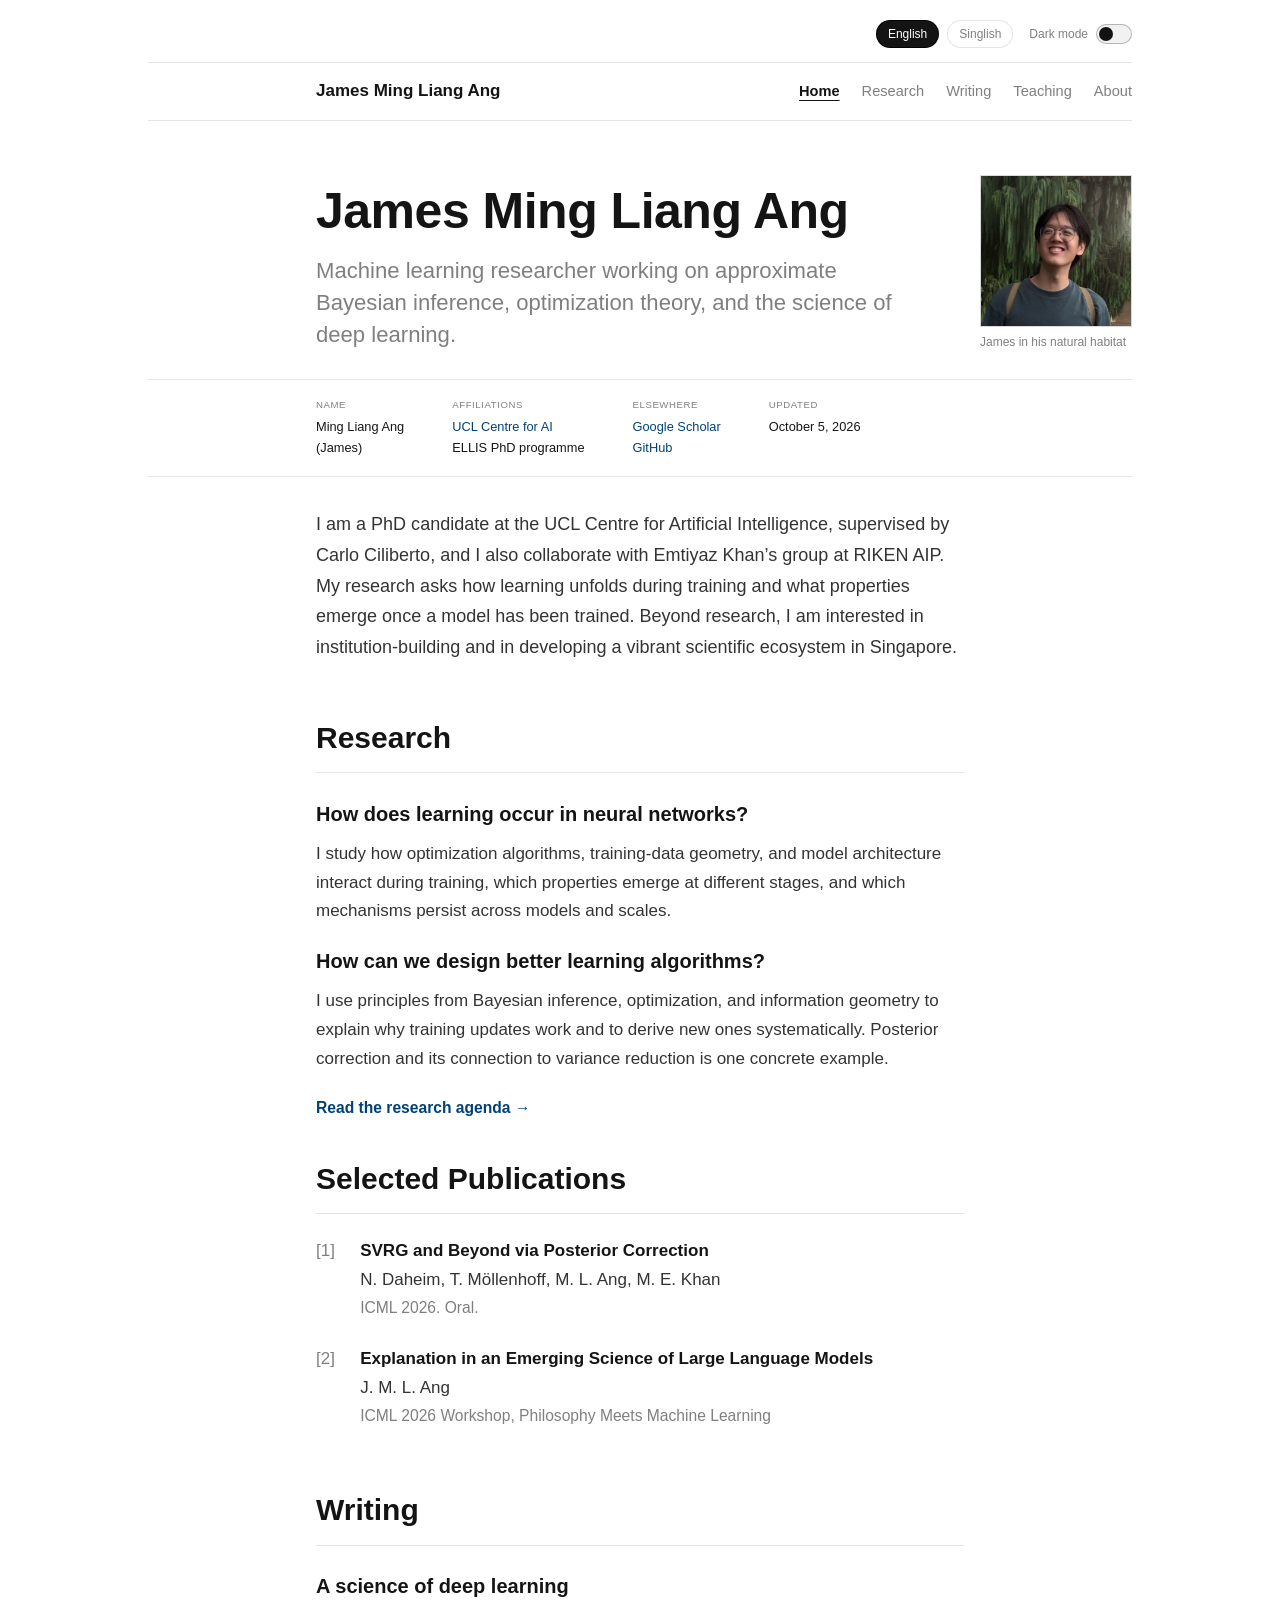
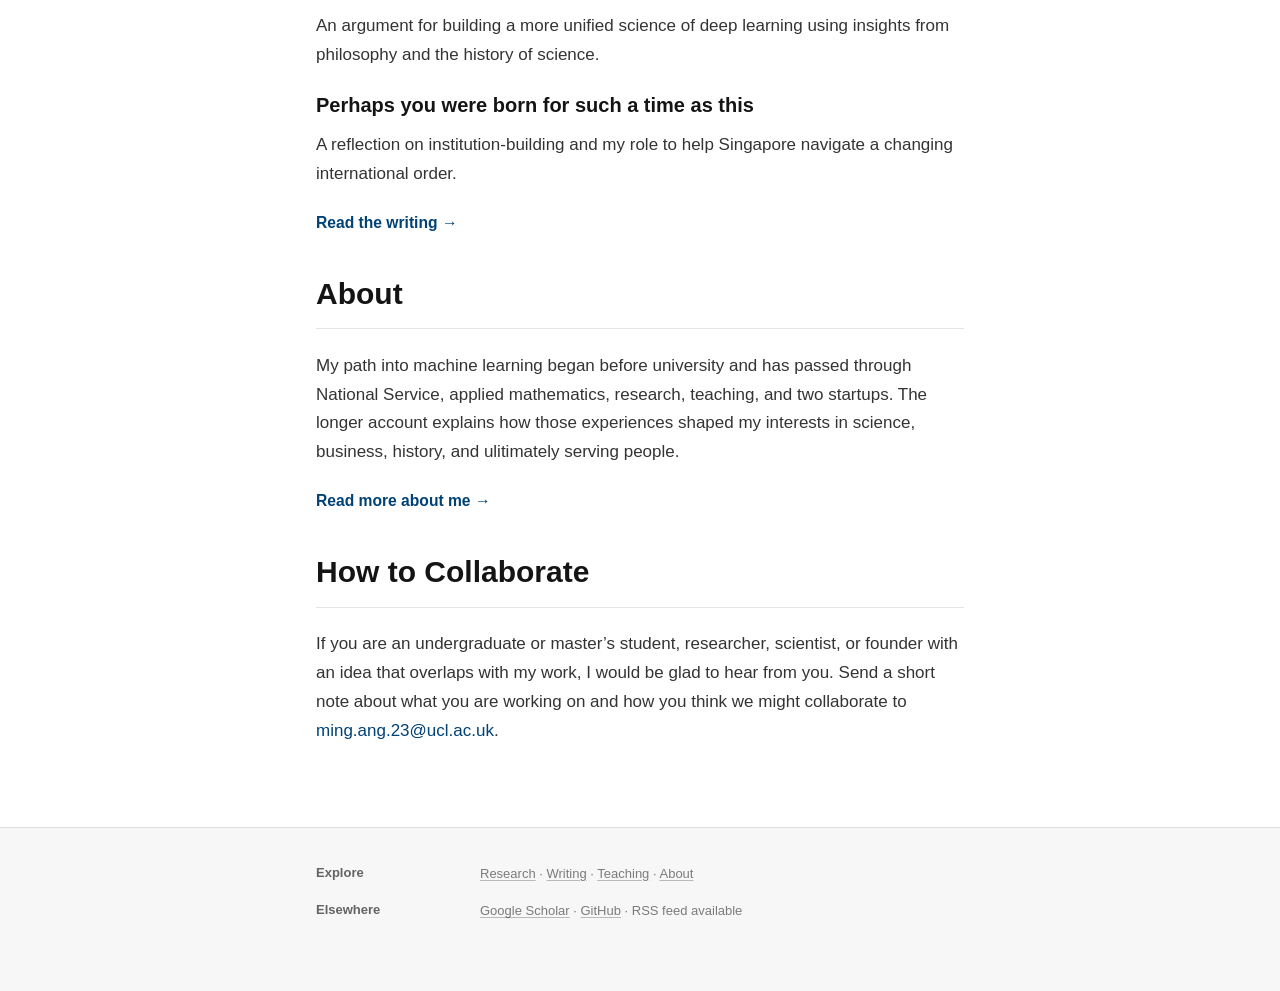
<file: index.html>
<!doctype html>
<html lang="en">
<head>
<!-- Google tag (gtag.js) -->
<script async src="https://www.googletagmanager.com/gtag/js?id=G-65WXKTLNBW"></script>
<script>
  window.dataLayer = window.dataLayer || [];
  function gtag(){dataLayer.push(arguments);}
  gtag('js', new Date());

  gtag('config', 'G-65WXKTLNBW');
</script>
<meta charset="utf-8">
<meta name="viewport" content="width=device-width, initial-scale=1">
<meta name="description" content="James Ming Liang Ang, machine learning researcher at UCL.">
<title>James Ming Liang Ang</title>
<link rel="alternate" type="application/rss+xml" title="Blog RSS" href="blogs/rss.xml">
<link rel="icon" href="assets/favicon.svg" type="image/svg+xml">
<script>try { if (localStorage.getItem("theme") === "dark") document.documentElement.dataset.theme = "dark"; } catch {}</script>
<link rel="preconnect" href="https://fonts.googleapis.com">
<link rel="preconnect" href="https://fonts.gstatic.com" crossorigin>
<link rel="stylesheet" href="https://fonts.googleapis.com/css2?family=STIX+Two+Text:ital@0;1&display=swap">
<link rel="stylesheet" href="assets/site.css">
</head>
<body>
<div class="wrap">
  <div class="page">
    <div class="top-controls">
      <div class="language-switch" role="group" aria-label="Page language style">
        <button type="button" data-language="english" aria-pressed="true">English</button>
        <button type="button" data-language="singlish" aria-pressed="false">Singlish</button>
      </div>
      <label class="theme-switch"><span>Dark mode</span><input class="theme-toggle" type="checkbox" role="switch"><span class="theme-track" aria-hidden="true"><span class="theme-knob"></span></span></label>
    </div>

    <nav class="site-nav" aria-label="Primary navigation">
      <a class="home-link" href="index.html">James Ming Liang Ang</a>
      <ul>
        <li><a href="index.html" aria-current="page">Home</a></li>
        <li><a href="research.html" data-english="Research" data-singlish="Die die must try">Research</a></li>
        <li><a href="writing.html" data-english="Writing" data-singlish="Le kua simi?">Writing</a></li>
        <li><a href="teaching.html" data-english="Teaching" data-singlish="Cher">Teaching</a></li>
        <li><a href="about.html" data-english="About" data-singlish="For kaypoh people">About</a></li>
      </ul>
    </nav>

    <header class="title-block">
      <div class="title-text">
        <h1>James Ming Liang Ang</h1>
        <p class="description">Machine learning researcher working on approximate Bayesian inference, optimization theory, and the science of deep learning.</p>
      </div>
      <figure class="portrait">
        <div class="frame"><img src="assets/images/portrait.jpeg" alt="Portrait of James Ming Liang Ang"><span class="initials" aria-hidden="true">MLA</span></div>
        <figcaption>James in his natural habitat</figcaption>
      </figure>
    </header>

    <div class="byline">
      <div class="byline-grid">
        <div><h3>Name</h3><p>Ming Liang Ang<br>(James)</p></div>
        <div><h3>Affiliations</h3><p><a href="https://www.ucl.ac.uk/ai-centre/">UCL Centre for AI</a><br>ELLIS PhD programme</p></div>
        <div><h3>Elsewhere</h3><p><a href="https://scholar.google.com/citations?user=hepV8W8AAAAJ&amp;hl=en">Google Scholar</a><br><a href="https://github.com/MLdoesML">GitHub</a></p></div>
        <div><h3>Updated</h3><p>October 5, 2026</p></div>
      </div>
    </div>
  </div>

  <article>
    <div class="row">
      <p class="lead">I am a PhD candidate at the UCL Centre for Artificial Intelligence, supervised by Carlo Ciliberto, and I also collaborate with Emtiyaz Khan’s group at RIKEN AIP. My research asks how learning unfolds during training and what properties emerge once a model has been trained. Beyond research, I am interested in institution-building and in developing a vibrant scientific ecosystem in Singapore.</p>
    </div>

    <div class="row sec"><h2 data-english="Research" data-singlish="Die die must try">Research</h2></div>
    <div class="row">
      <h3>How does learning occur in neural networks?</h3>
      <p>I study how optimization algorithms, training-data geometry, and model architecture interact during training, which properties emerge at different stages, and which mechanisms persist across models and scales.</p>
      <h3>How can we design better learning algorithms?</h3>
      <p>I use principles from Bayesian inference, optimization, and information geometry to explain why training updates work and to derive new ones systematically. Posterior correction and its connection to variance reduction is one concrete example.</p>
      <a class="more-link" href="research.html">Read the research agenda →</a>
    </div>

    <div class="row sec"><h2 data-english="Selected Publications" data-singlish="Chop chop curry pop">Selected Publications</h2></div>
    <div class="row">
      <ol class="refs">
        <li><span class="t"><a href="https://arxiv.org/abs/2512.01930">SVRG and Beyond via Posterior Correction</a></span><span class="a">N. Daheim, T. Möllenhoff, M. L. Ang, M. E. Khan</span><span class="v">ICML 2026. Oral.</span></li>
        <li><span class="t"><a href="https://icml.cc/virtual/2026/77493">Explanation in an Emerging Science of Large Language Models</a></span><span class="a">J. M. L. Ang</span><span class="v">ICML 2026 Workshop, Philosophy Meets Machine Learning</span></li>
      </ol>
    </div>

    <div class="row sec"><h2 data-english="Writing" data-singlish="Le kua simi?">Writing</h2></div>
    <div class="row">
      <h3>A science of deep learning</h3>
      <p>An argument for building a more unified science of deep learning using insights from philosophy and the history of science.</p>
      <h3 data-english="Perhaps you were born for such a time as this" data-singlish="Liddat oso can!?">Perhaps you were born for such a time as this</h3>
      <p>A reflection on institution-building and my role to help Singapore navigate a changing international order.</p>
      <a class="more-link" href="writing.html">Read the writing →</a>
    </div>

    <div class="row sec"><h2 data-english="About" data-singlish="For kaypoh people">About</h2></div>
    <div class="row">
      <p>My path into machine learning began before university and has passed through National Service, applied mathematics, research, teaching, and two startups. The longer account explains how those experiences shaped my interests in science, business, history, and ulitimately serving people.</p>
      <a class="more-link" href="about.html">Read more about me →</a>
    </div>

    <div class="row sec"><h2 data-english="How to Collaborate" data-singlish="How to become my kaki">How to Collaborate</h2></div>
    <div class="row">
      <p>If you are an undergraduate or master’s student, researcher, scientist, or founder with an idea that overlaps with my work, I would be glad to hear from you. Send a short note about what you are working on and how you think we might collaborate to <a href="mailto:ming.ang.23@ucl.ac.uk">ming.ang.23@ucl.ac.uk</a>.</p>
    </div>
  </article>
</div>

<footer class="appendix"><div class="wrap"><div class="row"><div><h3>Explore</h3><p><a href="research.html">Research</a> · <a href="writing.html">Writing</a> · <a href="teaching.html">Teaching</a> · <a href="about.html">About</a></p><h3>Elsewhere</h3><p><a href="https://scholar.google.com/citations?user=hepV8W8AAAAJ&amp;hl=en">Google Scholar</a> · <a href="https://github.com/MLdoesML">GitHub</a> · RSS feed available</p></div></div></div></footer>
<script src="assets/site.js"></script>
</body>
</html>
</file>
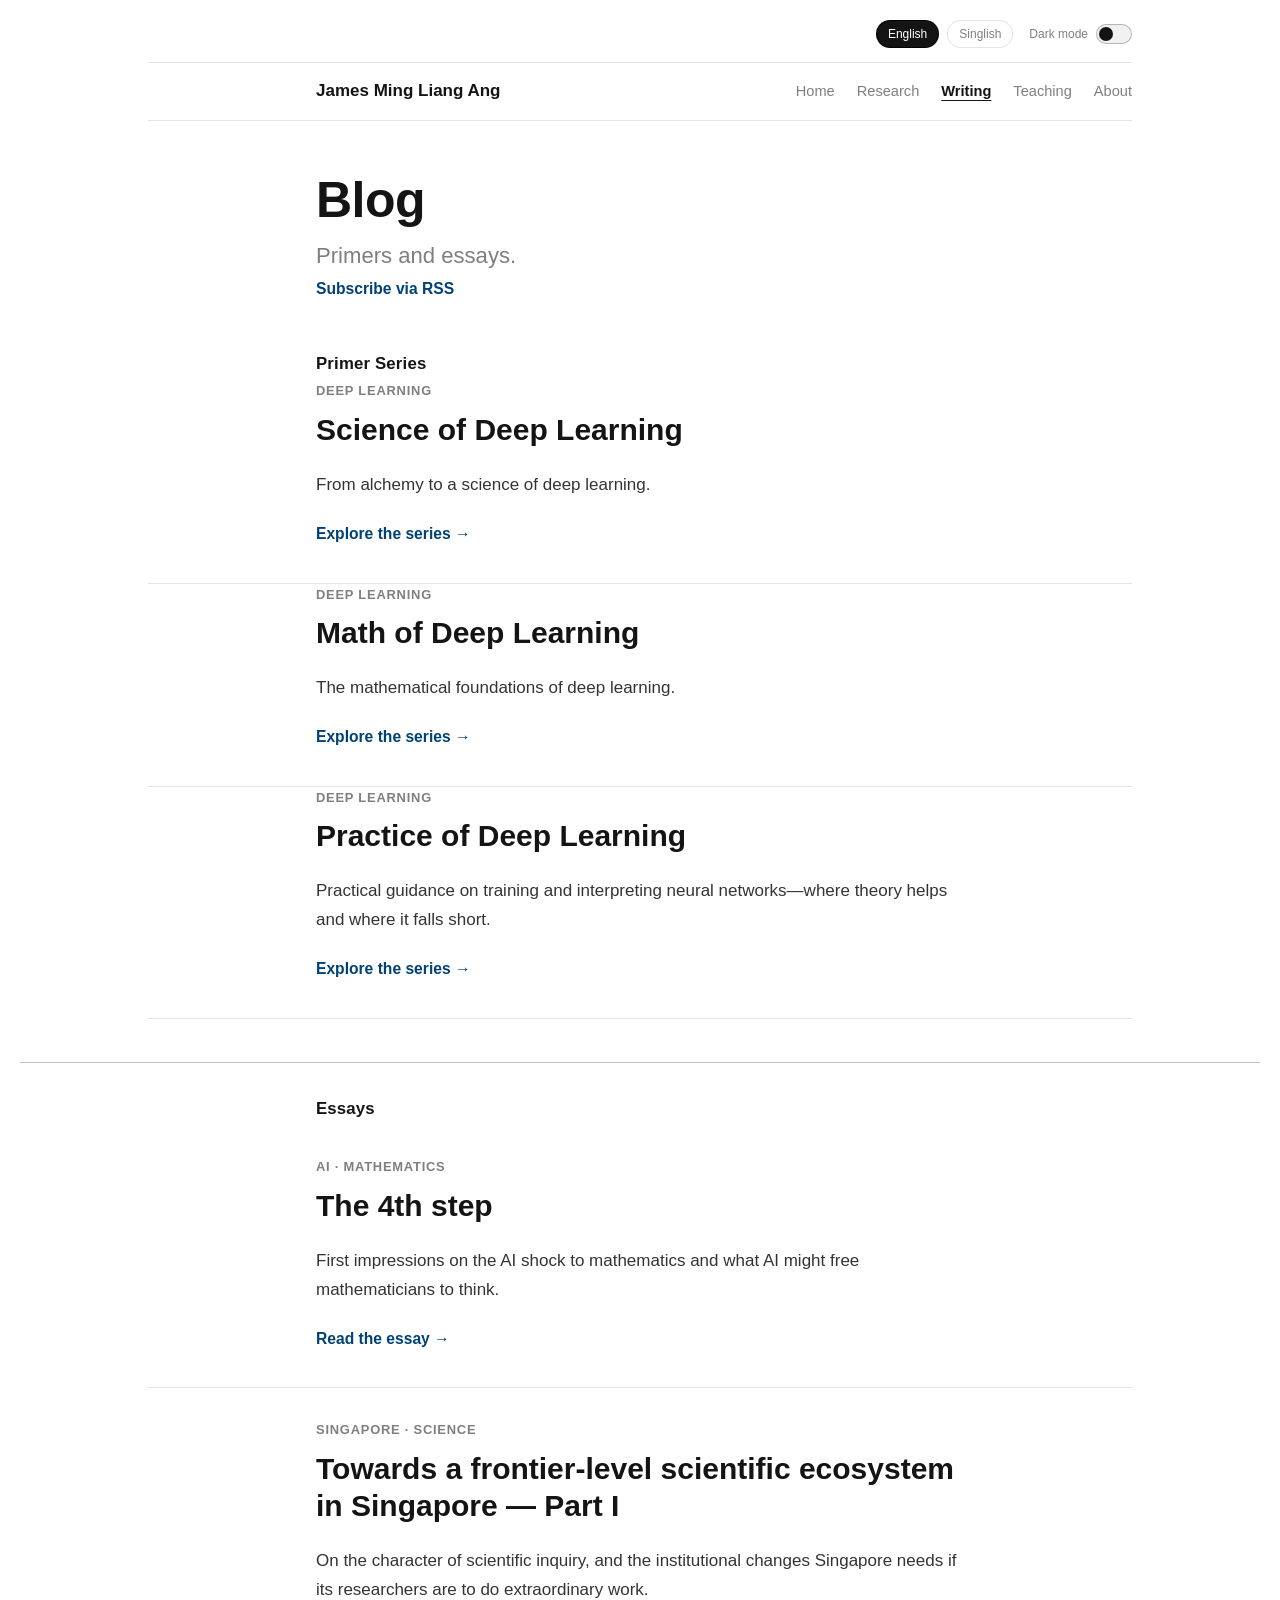
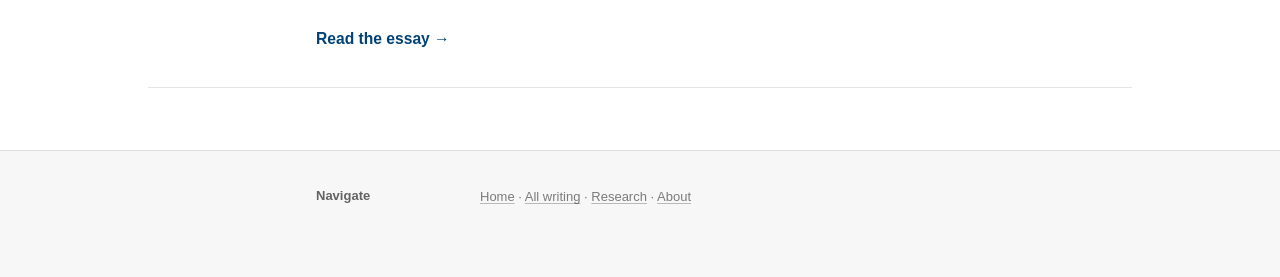
<file: blogs/index.html>
<!doctype html>
<html lang="en">
<head>
<!-- Google tag (gtag.js) -->
<script async src="https://www.googletagmanager.com/gtag/js?id=G-65WXKTLNBW"></script>
<script>
  window.dataLayer = window.dataLayer || [];
  function gtag(){dataLayer.push(arguments);}
  gtag('js', new Date());

  gtag('config', 'G-65WXKTLNBW');
</script>
<meta charset="utf-8">
<meta name="viewport" content="width=device-width, initial-scale=1">
<meta name="description" content="Primers and essays by James Ming Liang Ang.">
<link rel="canonical" href="https://jamesmldoesml.github.io/blogs/">
<link rel="alternate" type="application/rss+xml" title="Blog RSS" href="rss.xml">
<title>Blog · James Ming Liang Ang</title>
<link rel="icon" href="../assets/favicon.svg" type="image/svg+xml">
<script>try { if (localStorage.getItem("theme") === "dark") document.documentElement.dataset.theme = "dark"; } catch {}</script>
<link rel="preconnect" href="https://fonts.googleapis.com">
<link rel="preconnect" href="https://fonts.gstatic.com" crossorigin>
<link rel="stylesheet" href="https://fonts.googleapis.com/css2?family=STIX+Two+Text:ital@0;1&amp;display=swap">
<link rel="stylesheet" href="../assets/site.css">
</head>
<body>
<div class="wrap">
  <div class="page">
    <div class="top-controls">
      <div class="language-switch" role="group" aria-label="Page language style">
        <button type="button" data-language="english" aria-pressed="true">English</button>
        <button type="button" data-language="singlish" aria-pressed="false">Singlish</button>
      </div>
      <label class="theme-switch"><span>Dark mode</span><input class="theme-toggle" type="checkbox" role="switch"><span class="theme-track" aria-hidden="true"><span class="theme-knob"></span></span></label>
    </div>
    <nav class="site-nav" aria-label="Primary navigation">
      <a class="home-link" href="../index.html">James Ming Liang Ang</a>
      <ul>
        <li><a href="../index.html">Home</a></li>
        <li><a href="../research.html" data-english="Research" data-singlish="Die die must try">Research</a></li>
        <li><a href="../writing.html" aria-current="page" data-english="Writing" data-singlish="Le kua simi?">Writing</a></li>
        <li><a href="../teaching.html" data-english="Teaching" data-singlish="Cher">Teaching</a></li>
        <li><a href="../about.html" data-english="About" data-singlish="For kaypoh people">About</a></li>
      </ul>
    </nav>
    <header class="subpage-title"><h1>Blog</h1><p class="description">Primers and essays.</p><a class="more-link" href="rss.xml">Subscribe via RSS</a></header>
  </div>
  <main class="writing-page">
    <section class="writing-section" aria-labelledby="primer-series-heading">
      <div class="row section-heading"><h2 id="primer-series-heading">Primer Series</h2></div>
      <div class="row writing-index-item">
        <p class="essay-meta" data-series="science" data-field="category">Deep Learning</p>
        <h2><a class="essay-link" data-local-index href="science-of-machine-learning-primer-series/" data-series="science" data-field="title">Science of Deep Learning</a></h2>
        <p data-series="science" data-field="tagline">From alchemy to a science of deep learning.</p>
        <a class="more-link" data-local-index href="science-of-machine-learning-primer-series/">Explore the series →</a>
      </div>

      <div class="row writing-index-item">
        <p class="essay-meta" data-series="math" data-field="category">Deep Learning</p>
        <h2 id="math-of-machine-learning"><a class="essay-link" data-local-index href="math-of-machine-learning-primer-series/" data-series="math" data-field="title">Math of Deep Learning</a></h2>
        <p data-series="math" data-field="tagline">The mathematical foundations of deep learning.</p>
        <a class="more-link" data-local-index href="math-of-machine-learning-primer-series/">Explore the series →</a>
      </div>

      <div class="row writing-index-item">
        <p class="essay-meta" data-series="practice" data-field="category">Deep Learning</p>
        <h2 id="practice-of-deep-learning"><a class="essay-link" data-local-index href="practice-of-deep-learning/" data-series="practice" data-field="title">Practice of Deep Learning</a></h2>
        <p data-series="practice" data-field="tagline">Practical guidance on training and interpreting neural networks—where theory helps and where it falls short.</p>
        <a class="more-link" data-local-index href="practice-of-deep-learning/">Explore the series →</a>
      </div>
    </section>
    <section class="writing-section essays-section" aria-labelledby="essays-heading">
      <div class="row section-heading"><h2 id="essays-heading">Essays</h2></div>
      <div class="row writing-index-item">
        <p class="essay-meta">AI · Mathematics</p>
        <h2><a class="essay-link" data-local-index href="the-fourth-step/">The 4th step</a></h2>
        <p>First impressions on the AI shock to mathematics and what AI might free mathematicians to think.</p>
        <a class="more-link" data-local-index href="the-fourth-step/">Read the essay →</a>
      </div>
      <div class="row writing-index-item">
        <p class="essay-meta">Singapore · Science</p>
        <h2><a class="essay-link" data-local-index href="frontier-scientific-ecosystem-singapore/">Towards a frontier-level scientific ecosystem in Singapore — Part I</a></h2>
        <p>On the character of scientific inquiry, and the institutional changes Singapore needs if its researchers are to do extraordinary work.</p>
        <a class="more-link" data-local-index href="frontier-scientific-ecosystem-singapore/">Read the essay →</a>
      </div>
    </section>
  </main>
</div>
<footer class="appendix"><div class="wrap"><div class="row"><div><h3>Navigate</h3><p><a href="../index.html">Home</a> · <a href="../writing.html">All writing</a> · <a href="../research.html">Research</a> · <a href="../about.html">About</a></p></div></div></div></footer>
<script src="../assets/site.js"></script>
</body>
</html>
</file>
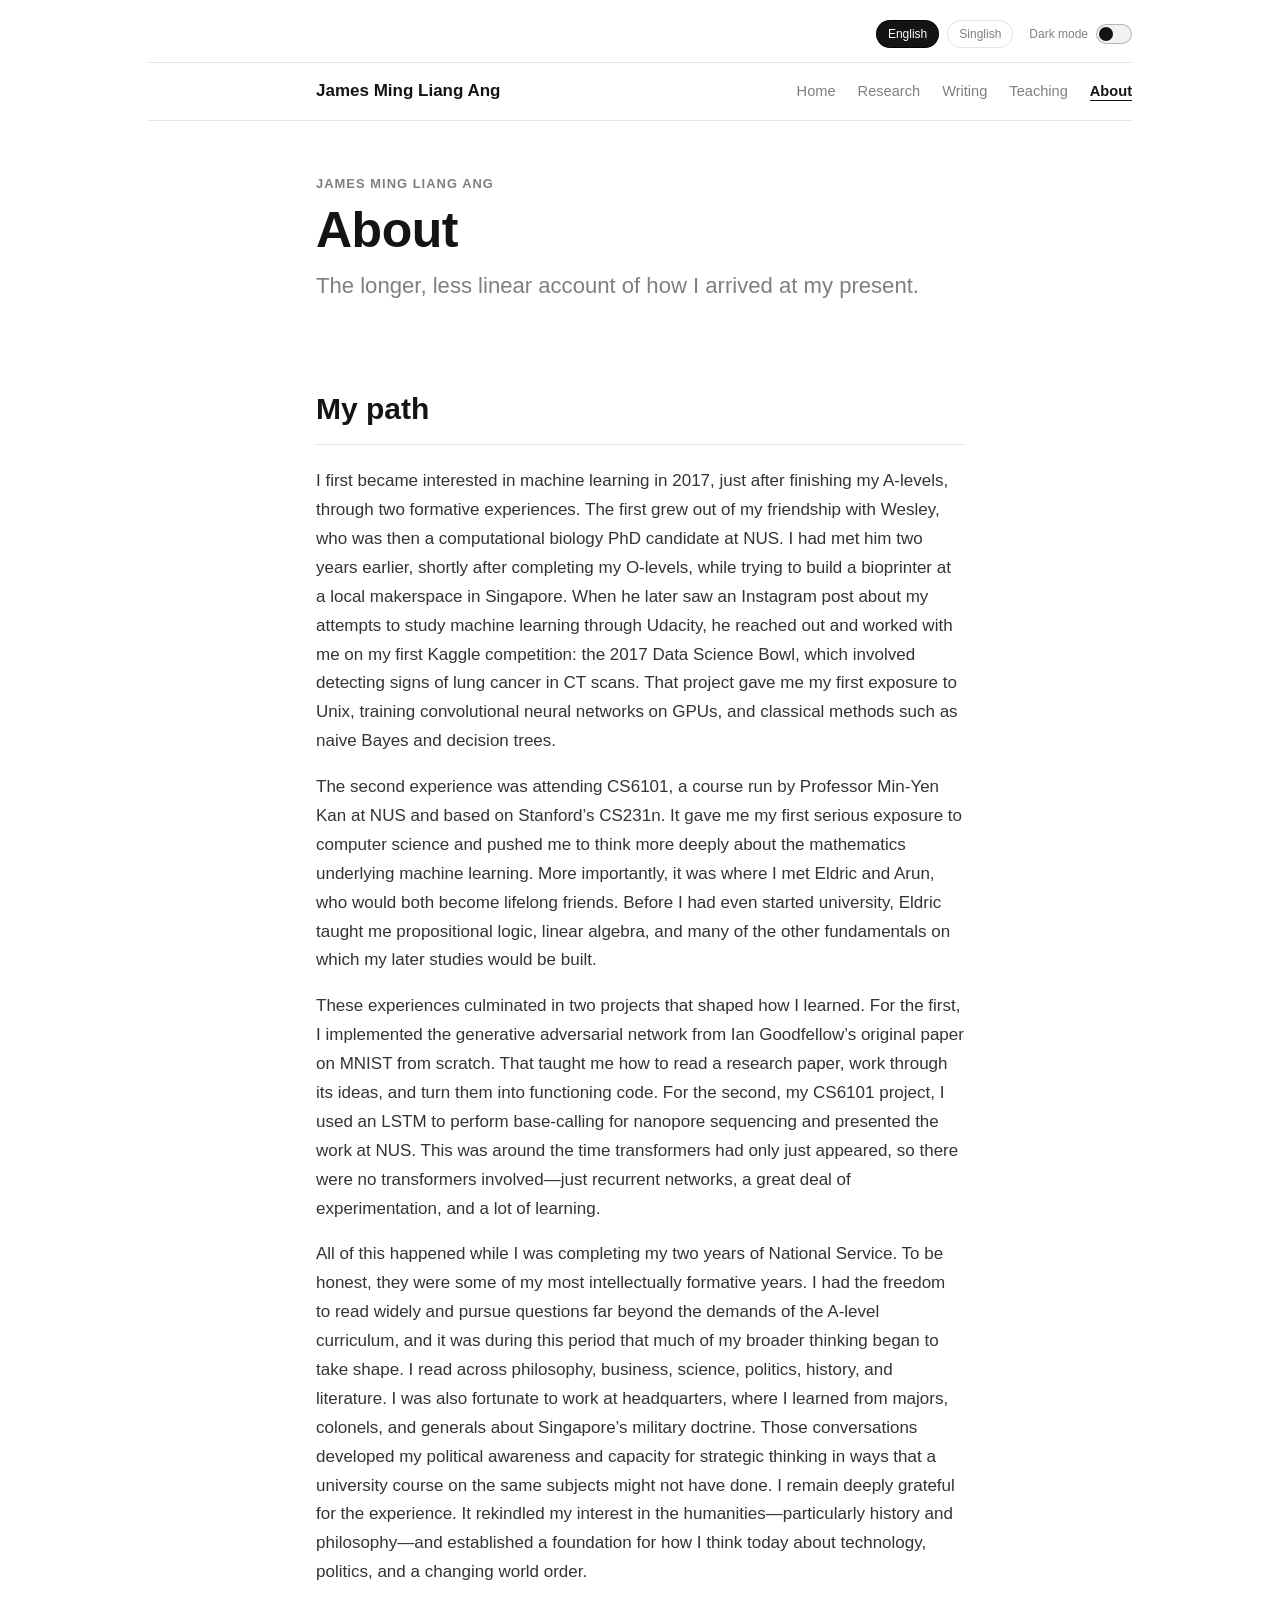
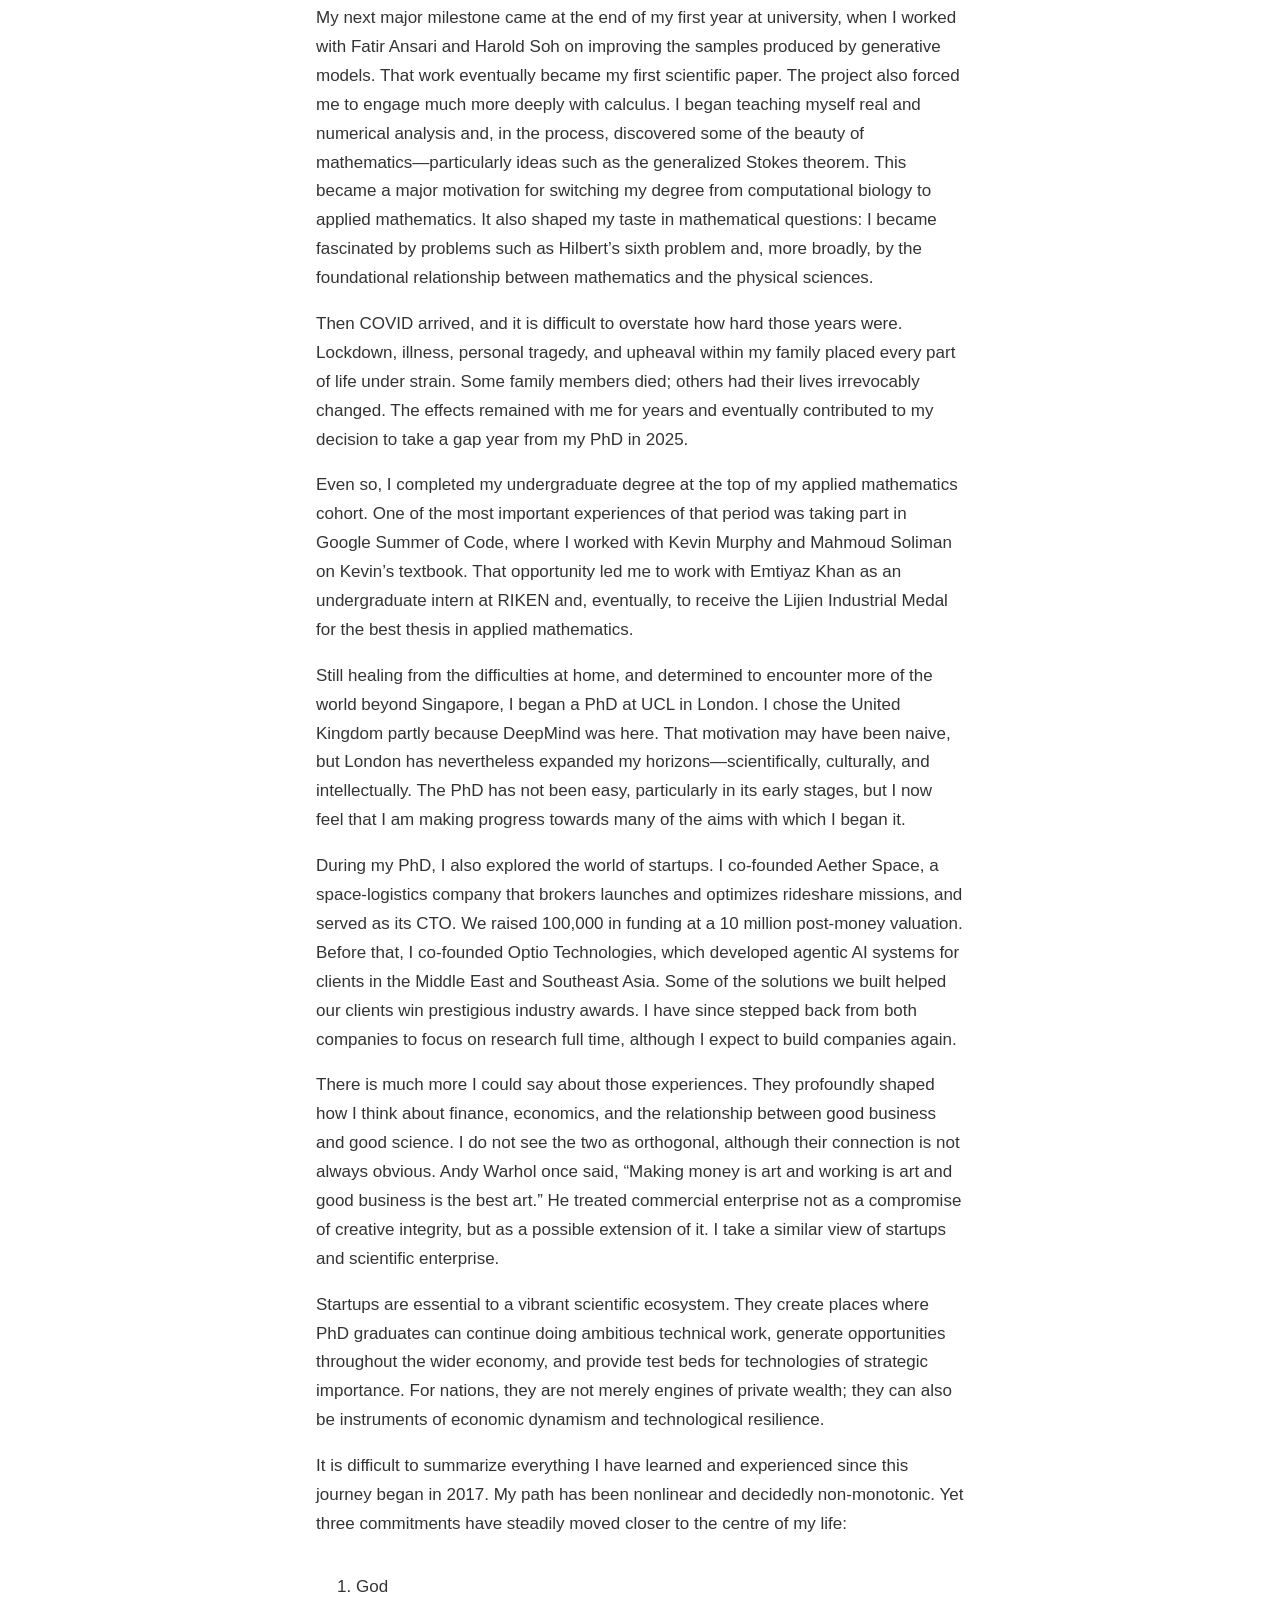
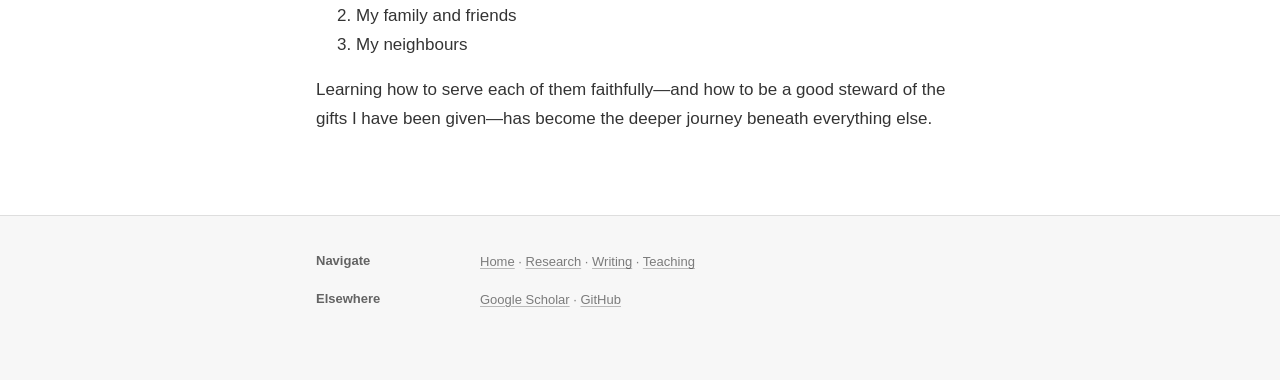
<file: about.html>
<!doctype html>
<html lang="en">
<head>
<meta charset="utf-8">
<meta name="viewport" content="width=device-width, initial-scale=1">
<meta name="description" content="About James Ming Liang Ang: personal history, teaching, and ventures.">
<title>About · James Ming Liang Ang</title>
<link rel="icon" href="assets/favicon.svg" type="image/svg+xml">
<script>try { if (localStorage.getItem("theme") === "dark") document.documentElement.dataset.theme = "dark"; } catch {}</script>
<link rel="preconnect" href="https://fonts.googleapis.com">
<link rel="preconnect" href="https://fonts.gstatic.com" crossorigin>
<link rel="stylesheet" href="https://fonts.googleapis.com/css2?family=STIX+Two+Text:ital@0;1&display=swap">
<link rel="stylesheet" href="assets/site.css">
</head>
<body>
<div class="wrap">
  <div class="page">
    <div class="top-controls">
      <div class="language-switch" role="group" aria-label="Page language style">
        <button type="button" data-language="english" aria-pressed="true">English</button>
        <button type="button" data-language="singlish" aria-pressed="false">Singlish</button>
      </div>
      <label class="theme-switch"><span>Dark mode</span><input class="theme-toggle" type="checkbox" role="switch"><span class="theme-track" aria-hidden="true"><span class="theme-knob"></span></span></label>
    </div>
    <nav class="site-nav" aria-label="Primary navigation">
      <a class="home-link" href="index.html">James Ming Liang Ang</a>
      <ul>
        <li><a href="index.html">Home</a></li>
        <li><a href="research.html" data-english="Research" data-singlish="Die die must try">Research</a></li>
        <li><a href="writing.html" data-english="Writing" data-singlish="Le kua simi?">Writing</a></li>
        <li><a href="teaching.html" data-english="Teaching" data-singlish="Cher">Teaching</a></li>
        <li><a href="about.html" aria-current="page" data-english="About" data-singlish="For kaypoh people">About</a></li>
      </ul>
    </nav>
    <header class="subpage-title">
      <p class="eyebrow">James Ming Liang Ang</p>
      <h1 data-english="About" data-singlish="For kaypoh people">About</h1>
      <p class="description">The longer, less linear account of how I arrived at my present.</p>
    </header>
  </div>

  <article>
    <div class="row">
      <h2>My path</h2>
      <p>I first became interested in machine learning in 2017, just after finishing my A-levels, through two formative experiences. The first grew out of my friendship with Wesley, who was then a computational biology PhD candidate at NUS. I had met him two years earlier, shortly after completing my O-levels, while trying to build a bioprinter at a local makerspace in Singapore. When he later saw an Instagram post about my attempts to study machine learning through Udacity, he reached out and worked with me on my first Kaggle competition: the 2017 Data Science Bowl, which involved detecting signs of lung cancer in CT scans. That project gave me my first exposure to Unix, training convolutional neural networks on GPUs, and classical methods such as naive Bayes and decision trees.</p>

      <p>The second experience was attending CS6101, a course run by Professor Min-Yen Kan at NUS and based on Stanford’s CS231n. It gave me my first serious exposure to computer science and pushed me to think more deeply about the mathematics underlying machine learning. More importantly, it was where I met Eldric and Arun, who would both become lifelong friends. Before I had even started university, Eldric taught me propositional logic, linear algebra, and many of the other fundamentals on which my later studies would be built.</p>

      <p>These experiences culminated in two projects that shaped how I learned. For the first, I implemented the generative adversarial network from Ian Goodfellow’s original paper on MNIST from scratch. That taught me how to read a research paper, work through its ideas, and turn them into functioning code. For the second, my CS6101 project, I used an LSTM to perform base-calling for nanopore sequencing and presented the work at NUS. This was around the time transformers had only just appeared, so there were no transformers involved—just recurrent networks, a great deal of experimentation, and a lot of learning.</p>

      <p>All of this happened while I was completing my two years of National Service. To be honest, they were some of my most intellectually formative years. I had the freedom to read widely and pursue questions far beyond the demands of the A-level curriculum, and it was during this period that much of my broader thinking began to take shape. I read across philosophy, business, science, politics, history, and literature. I was also fortunate to work at headquarters, where I learned from majors, colonels, and generals about Singapore’s military doctrine. Those conversations developed my political awareness and capacity for strategic thinking in ways that a university course on the same subjects might not have done. I remain deeply grateful for the experience. It rekindled my interest in the humanities—particularly history and philosophy—and established a foundation for how I think today about technology, politics, and a changing world order.</p>

      <p>My next major milestone came at the end of my first year at university, when I worked with Fatir Ansari and Harold Soh on improving the samples produced by generative models. That work eventually became my first scientific paper. The project also forced me to engage much more deeply with calculus. I began teaching myself real and numerical analysis and, in the process, discovered some of the beauty of mathematics—particularly ideas such as the generalized Stokes theorem. This became a major motivation for switching my degree from computational biology to applied mathematics. It also shaped my taste in mathematical questions: I became fascinated by problems such as Hilbert’s sixth problem and, more broadly, by the foundational relationship between mathematics and the physical sciences.</p>

      <p>Then COVID arrived, and it is difficult to overstate how hard those years were. Lockdown, illness, personal tragedy, and upheaval within my family placed every part of life under strain. Some family members died; others had their lives irrevocably changed. The effects remained with me for years and eventually contributed to my decision to take a gap year from my PhD in 2025.</p>

      <p>Even so, I completed my undergraduate degree at the top of my applied mathematics cohort. One of the most important experiences of that period was taking part in Google Summer of Code, where I worked with Kevin Murphy and Mahmoud Soliman on Kevin’s textbook. That opportunity led me to work with Emtiyaz Khan as an undergraduate intern at RIKEN and, eventually, to receive the Lijien Industrial Medal for the best thesis in applied mathematics.</p>

      <p>Still healing from the difficulties at home, and determined to encounter more of the world beyond Singapore, I began a PhD at UCL in London. I chose the United Kingdom partly because DeepMind was here. That motivation may have been naive, but London has nevertheless expanded my horizons—scientifically, culturally, and intellectually. The PhD has not been easy, particularly in its early stages, but I now feel that I am making progress towards many of the aims with which I began it.</p>

      <p>During my PhD, I also explored the world of startups. I co-founded Aether Space, a space-logistics company that brokers launches and optimizes rideshare missions, and served as its CTO. We raised 100,000 in funding at a 10 million post-money valuation. Before that, I co-founded Optio Technologies, which developed agentic AI systems for clients in the Middle East and Southeast Asia. Some of the solutions we built helped our clients win prestigious industry awards. I have since stepped back from both companies to focus on research full time, although I expect to build companies again.</p>

      <p>There is much more I could say about those experiences. They profoundly shaped how I think about finance, economics, and the relationship between good business and good science. I do not see the two as orthogonal, although their connection is not always obvious. Andy Warhol once said, “Making money is art and working is art and good business is the best art.” He treated commercial enterprise not as a compromise of creative integrity, but as a possible extension of it. I take a similar view of startups and scientific enterprise.</p>

      <p>Startups are essential to a vibrant scientific ecosystem. They create places where PhD graduates can continue doing ambitious technical work, generate opportunities throughout the wider economy, and provide test beds for technologies of strategic importance. For nations, they are not merely engines of private wealth; they can also be instruments of economic dynamism and technological resilience.</p>

      <p>It is difficult to summarize everything I have learned and experienced since this journey began in 2017. My path has been nonlinear and decidedly non-monotonic. Yet three commitments have steadily moved closer to the centre of my life:</p>
      <ol><li>God</li><li>My family and friends</li><li>My neighbours</li></ol>
      <p>Learning how to serve each of them faithfully—and how to be a good steward of the gifts I have been given—has become the deeper journey beneath everything else.</p>
    </div>

  </article>
</div>

<footer class="appendix"><div class="wrap"><div class="row"><div><h3>Navigate</h3><p><a href="index.html">Home</a> · <a href="research.html">Research</a> · <a href="writing.html">Writing</a> · <a href="teaching.html">Teaching</a></p><h3>Elsewhere</h3><p><a href="https://scholar.google.com/citations?user=hepV8W8AAAAJ&amp;hl=en">Google Scholar</a> · <a href="https://github.com/MLdoesML">GitHub</a></p></div></div></div></footer>
<script src="assets/site.js"></script>
</body>
</html>
</file>
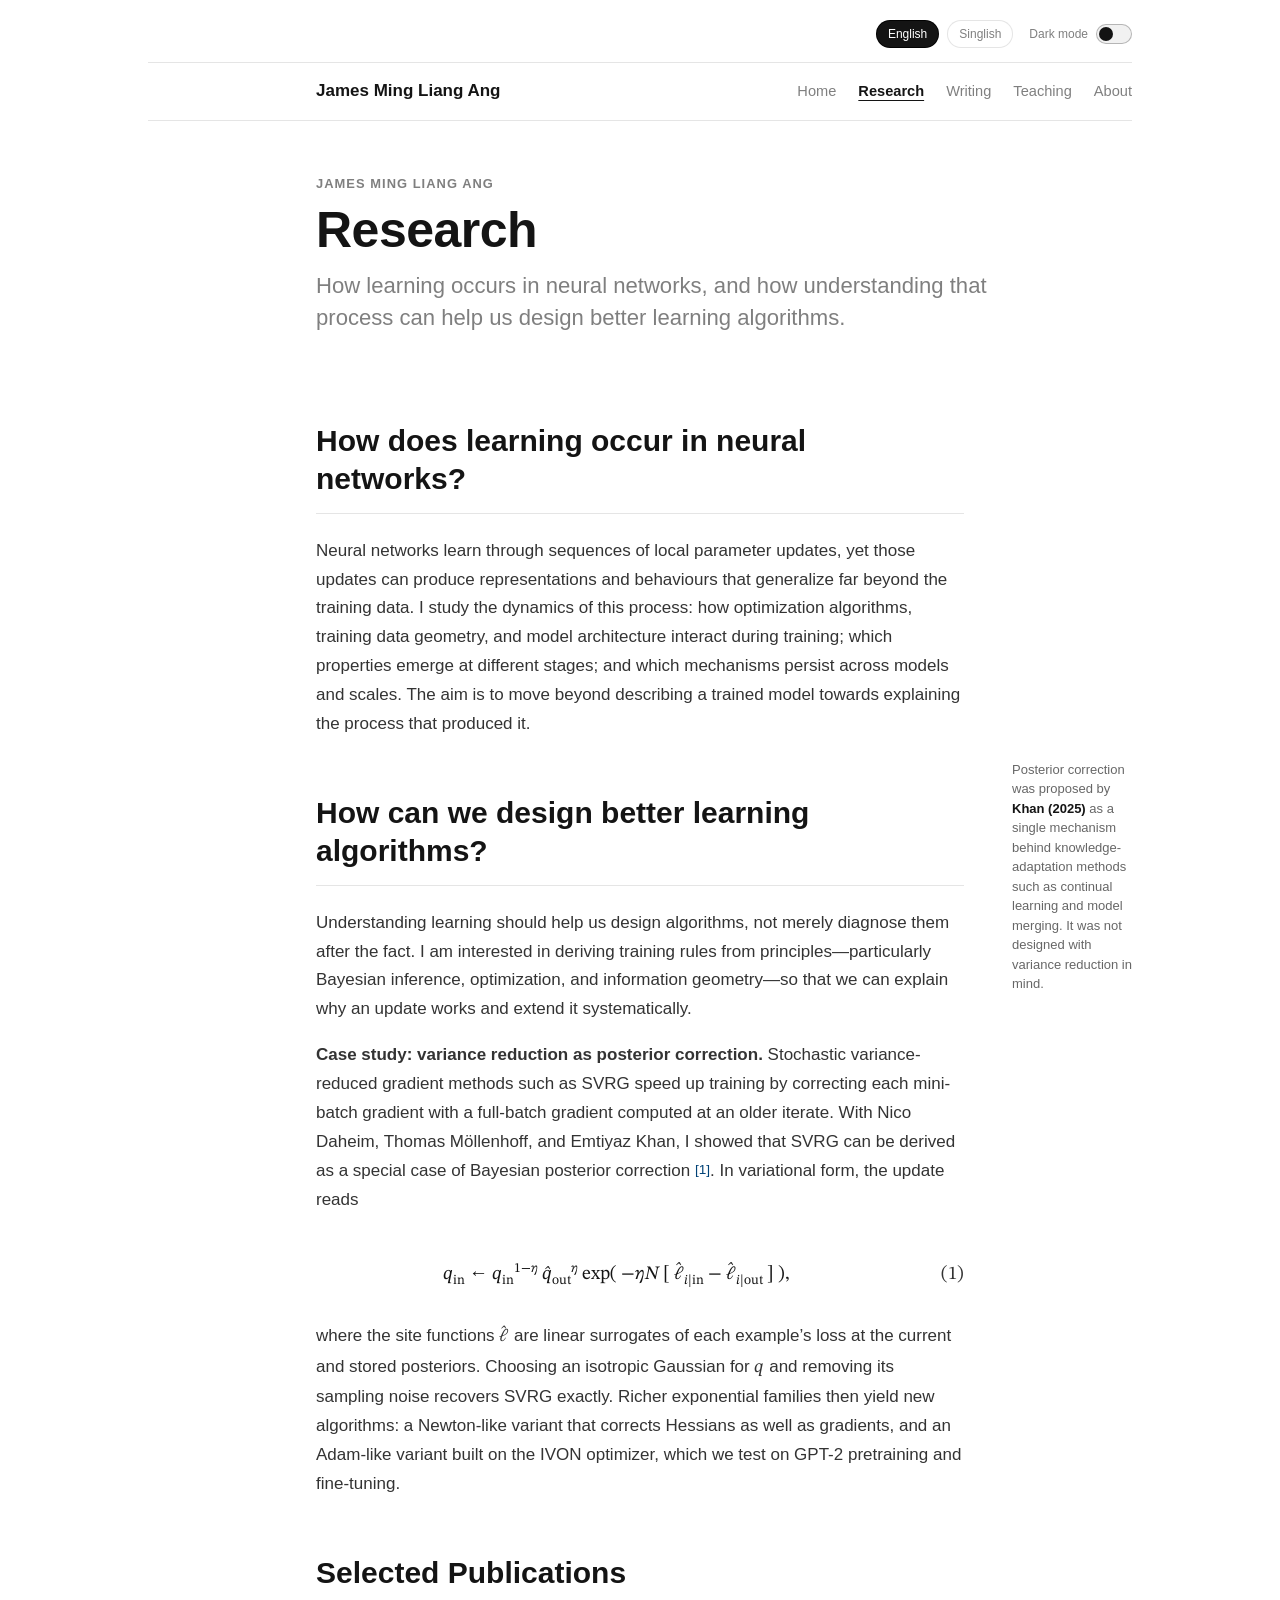
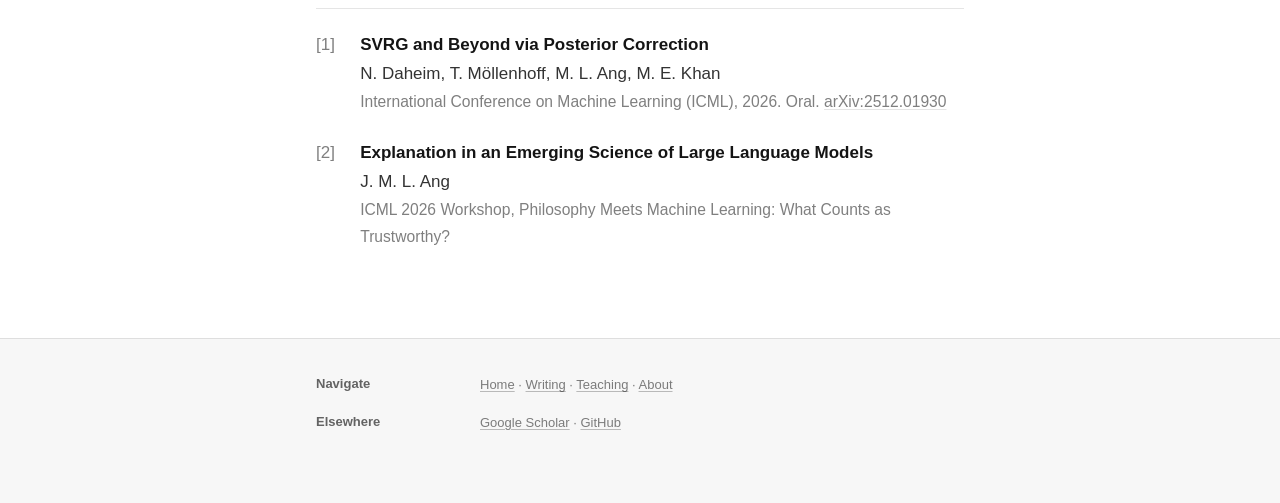
<file: research.html>
<!doctype html>
<html lang="en">
<head>
<meta charset="utf-8">
<meta name="viewport" content="width=device-width, initial-scale=1">
<meta name="description" content="Research agenda and selected publications by James Ming Liang Ang.">
<title>Research · James Ming Liang Ang</title>
<link rel="icon" href="assets/favicon.svg" type="image/svg+xml">
<script>try { if (localStorage.getItem("theme") === "dark") document.documentElement.dataset.theme = "dark"; } catch {}</script>
<link rel="preconnect" href="https://fonts.googleapis.com">
<link rel="preconnect" href="https://fonts.gstatic.com" crossorigin>
<link rel="stylesheet" href="https://fonts.googleapis.com/css2?family=STIX+Two+Text:ital@0;1&display=swap">
<link rel="stylesheet" href="assets/site.css">
</head>
<body>
<div class="wrap">
  <div class="page">
    <div class="top-controls">
      <div class="language-switch" role="group" aria-label="Page language style">
        <button type="button" data-language="english" aria-pressed="true">English</button>
        <button type="button" data-language="singlish" aria-pressed="false">Singlish</button>
      </div>
      <label class="theme-switch"><span>Dark mode</span><input class="theme-toggle" type="checkbox" role="switch"><span class="theme-track" aria-hidden="true"><span class="theme-knob"></span></span></label>
    </div>
    <nav class="site-nav" aria-label="Primary navigation">
      <a class="home-link" href="index.html">James Ming Liang Ang</a>
      <ul>
        <li><a href="index.html">Home</a></li>
        <li><a href="research.html" aria-current="page" data-english="Research" data-singlish="Die die must try">Research</a></li>
        <li><a href="writing.html" data-english="Writing" data-singlish="Le kua simi?">Writing</a></li>
        <li><a href="teaching.html" data-english="Teaching" data-singlish="Cher">Teaching</a></li>
        <li><a href="about.html" data-english="About" data-singlish="For kaypoh people">About</a></li>
      </ul>
    </nav>
    <header class="subpage-title">
      <p class="eyebrow">James Ming Liang Ang</p>
      <h1 data-english="Research" data-singlish="Die die must try">Research</h1>
      <p class="description">How learning occurs in neural networks, and how understanding that process can help us design better learning algorithms.</p>
    </header>
  </div>

  <article>
    <div class="row">
      <h2>How does learning occur in neural networks?</h2>
      <p>Neural networks learn through sequences of local parameter updates, yet those updates can produce representations and behaviours that generalize far beyond the training data. I study the dynamics of this process: how optimization algorithms, training data geometry, and model architecture interact during training; which properties emerge at different stages; and which mechanisms persist across models and scales. The aim is to move beyond describing a trained model towards explaining the process that produced it.</p>
    </div>

    <div class="row">
      <h2>How can we design better learning algorithms?</h2>
      <p>Understanding learning should help us design algorithms, not merely diagnose them after the fact. I am interested in deriving training rules from principles—particularly Bayesian inference, optimization, and information geometry—so that we can explain why an update works and extend it systematically.</p>
      <p><b>Case study: variance reduction as posterior correction.</b> Stochastic variance-reduced gradient methods such as SVRG speed up training by correcting each mini-batch gradient with a full-batch gradient computed at an older iterate. With Nico Daheim, Thomas Möllenhoff, and Emtiyaz Khan, I showed that SVRG can be derived as a special case of Bayesian posterior correction <a class="cite" href="#ref-1">[1]</a>. In variational form, the update reads</p>
      <div class="eq" role="math" aria-label="q in is replaced by q in to the power one minus eta, times q-hat out to the power eta, times the exponential of minus eta N times the difference between the site functions at in and at out.">
        <span class="body"><i>q</i><sub>in</sub> ← <i>q</i><sub>in</sub><sup>1−<i>η</i></sup> <i>q̂</i><sub>out</sub><sup><i>η</i></sup> exp( −<i>ηN</i> [ <i>ℓ̂</i><sub><i>i</i>|in</sub> − <i>ℓ̂</i><sub><i>i</i>|out</sub> ] ),</span>
        <span class="no">(1)</span>
      </div>
      <p>where the site functions <span class="m">ℓ̂</span> are linear surrogates of each example’s loss at the current and stored posteriors. Choosing an isotropic Gaussian for <span class="m">q</span> and removing its sampling noise recovers SVRG exactly. Richer exponential families then yield new algorithms: a Newton-like variant that corrects Hessians as well as gradients, and an Adam-like variant built on the IVON optimizer, which we test on GPT-2 pretraining and fine-tuning.</p>
      <aside>Posterior correction was proposed by <b>Khan (2025)</b> as a single mechanism behind knowledge-adaptation methods such as continual learning and model merging. It was not designed with variance reduction in mind.</aside>
    </div>

    <div class="row sec"><h2>Selected Publications</h2></div>
    <div class="row">
      <ol class="refs">
        <li id="ref-1">
          <span class="t"><a href="https://arxiv.org/abs/2512.01930">SVRG and Beyond via Posterior Correction</a></span>
          <span class="a">N. Daheim, T. Möllenhoff, M. L. Ang, M. E. Khan</span>
          <span class="v">International Conference on Machine Learning (ICML), 2026. Oral. <a href="https://arxiv.org/abs/2512.01930">arXiv:2512.01930</a></span>
        </li>
        <li>
          <span class="t"><a href="https://icml.cc/virtual/2026/77493">Explanation in an Emerging Science of Large Language Models</a></span>
          <span class="a">J. M. L. Ang</span>
          <span class="v">ICML 2026 Workshop, Philosophy Meets Machine Learning: What Counts as Trustworthy?</span>
        </li>
      </ol>
    </div>
  </article>
</div>

<footer class="appendix"><div class="wrap"><div class="row"><div><h3>Navigate</h3><p><a href="index.html">Home</a> · <a href="writing.html">Writing</a> · <a href="teaching.html">Teaching</a> · <a href="about.html">About</a></p><h3>Elsewhere</h3><p><a href="https://scholar.google.com/citations?user=hepV8W8AAAAJ&amp;hl=en">Google Scholar</a> · <a href="https://github.com/MLdoesML">GitHub</a></p></div></div></div></footer>
<script src="assets/site.js"></script>
</body>
</html>
</file>
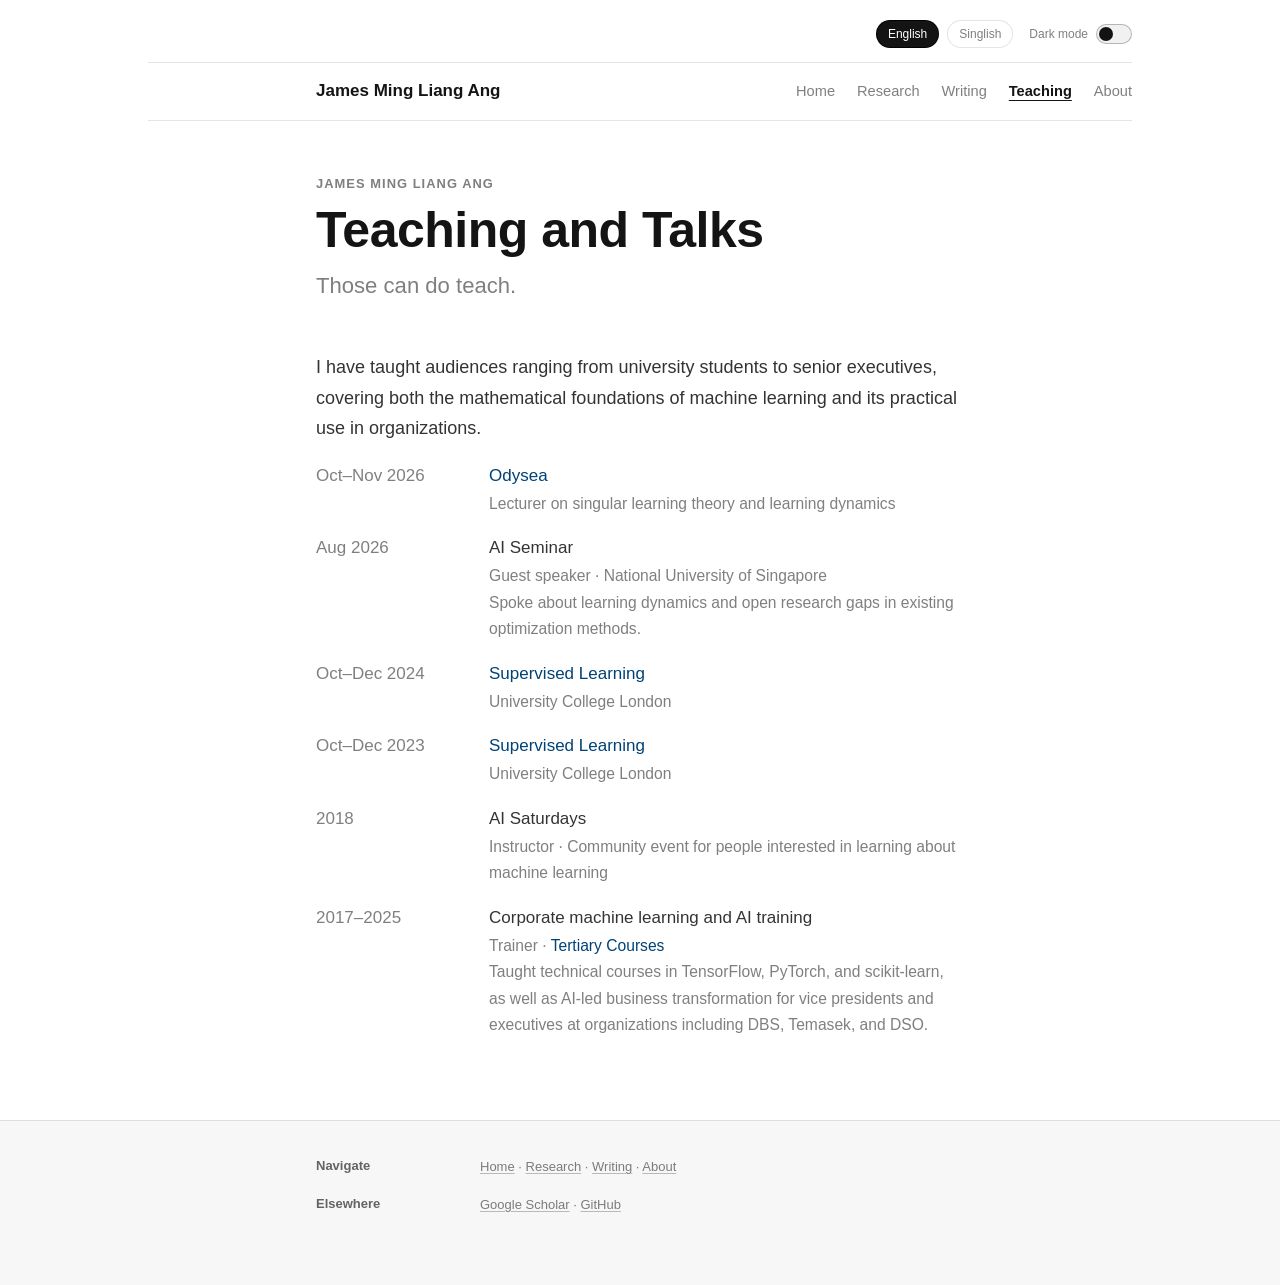
<file: teaching.html>
<!doctype html>
<html lang="en">
<head>
<meta charset="utf-8">
<meta name="viewport" content="width=device-width, initial-scale=1">
<meta name="description" content="Teaching and talks by James Ming Liang Ang.">
<title>Teaching · James Ming Liang Ang</title>
<link rel="icon" href="assets/favicon.svg" type="image/svg+xml">
<script>try { if (localStorage.getItem("theme") === "dark") document.documentElement.dataset.theme = "dark"; } catch {}</script>
<link rel="preconnect" href="https://fonts.googleapis.com">
<link rel="preconnect" href="https://fonts.gstatic.com" crossorigin>
<link rel="stylesheet" href="https://fonts.googleapis.com/css2?family=STIX+Two+Text:ital@0;1&display=swap">
<link rel="stylesheet" href="assets/site.css">
</head>
<body>
<div class="wrap">
  <div class="page">
    <div class="top-controls">
      <div class="language-switch" role="group" aria-label="Page language style">
        <button type="button" data-language="english" aria-pressed="true">English</button>
        <button type="button" data-language="singlish" aria-pressed="false">Singlish</button>
      </div>
      <label class="theme-switch"><span>Dark mode</span><input class="theme-toggle" type="checkbox" role="switch"><span class="theme-track" aria-hidden="true"><span class="theme-knob"></span></span></label>
    </div>
    <nav class="site-nav" aria-label="Primary navigation">
      <a class="home-link" href="index.html">James Ming Liang Ang</a>
      <ul>
        <li><a href="index.html">Home</a></li>
        <li><a href="research.html" data-english="Research" data-singlish="Die die must try">Research</a></li>
        <li><a href="writing.html" data-english="Writing" data-singlish="Le kua simi?">Writing</a></li>
        <li><a href="teaching.html" aria-current="page" data-english="Teaching" data-singlish="Cher">Teaching</a></li>
        <li><a href="about.html" data-english="About" data-singlish="For kaypoh people">About</a></li>
      </ul>
    </nav>
    <header class="subpage-title">
      <p class="eyebrow">James Ming Liang Ang</p>
      <h1 data-english="Teaching and Talks" data-singlish="Cher">Teaching and Talks</h1>
      <p class="description">Those can do teach.</p>
    </header>
  </div>

  <article>
    <div class="row">
      <p class="lead">I have taught audiences ranging from university students to senior executives, covering both the mathematical foundations of machine learning and its practical use in organizations.</p>
      <ul class="teach">
        <li><span class="when">Oct–Nov 2026</span><span><a href="https://odysea-ai.org/">Odysea</a><span class="role">Lecturer on singular learning theory and learning dynamics</span></span></li>
        <li><span class="when">Aug 2026</span><span>AI Seminar<span class="role">Guest speaker · National University of Singapore</span><span class="role">Spoke about learning dynamics and open research gaps in existing optimization methods.</span></span></li>
        <li><span class="when">Oct–Dec 2024</span><span><a href="https://www.ucl.ac.uk/module-catalogue/modules/supervised-learning-COMP0078">Supervised Learning</a><span class="role">University College London</span></span></li>
        <li><span class="when">Oct–Dec 2023</span><span><a href="https://www.ucl.ac.uk/module-catalogue/modules/supervised-learning-COMP0078">Supervised Learning</a><span class="role">University College London</span></span></li>
        <li><span class="when">2018</span><span>AI Saturdays<span class="role">Instructor · Community event for people interested in learning about machine learning</span></span></li>
        <li><span class="when">2017–2025</span><span>Corporate machine learning and AI training<span class="role">Trainer · <a href="https://www.tertiarycourses.com.sg/">Tertiary Courses</a></span><span class="role">Taught technical courses in TensorFlow, PyTorch, and scikit-learn, as well as AI-led business transformation for vice presidents and executives at organizations including DBS, Temasek, and DSO.</span></span></li>
      </ul>
    </div>
  </article>
</div>

<footer class="appendix"><div class="wrap"><div class="row"><div><h3>Navigate</h3><p><a href="index.html">Home</a> · <a href="research.html">Research</a> · <a href="writing.html">Writing</a> · <a href="about.html">About</a></p><h3>Elsewhere</h3><p><a href="https://scholar.google.com/citations?user=hepV8W8AAAAJ&amp;hl=en">Google Scholar</a> · <a href="https://github.com/MLdoesML">GitHub</a></p></div></div></div></footer>
<script src="assets/site.js"></script>
</body>
</html>
</file>
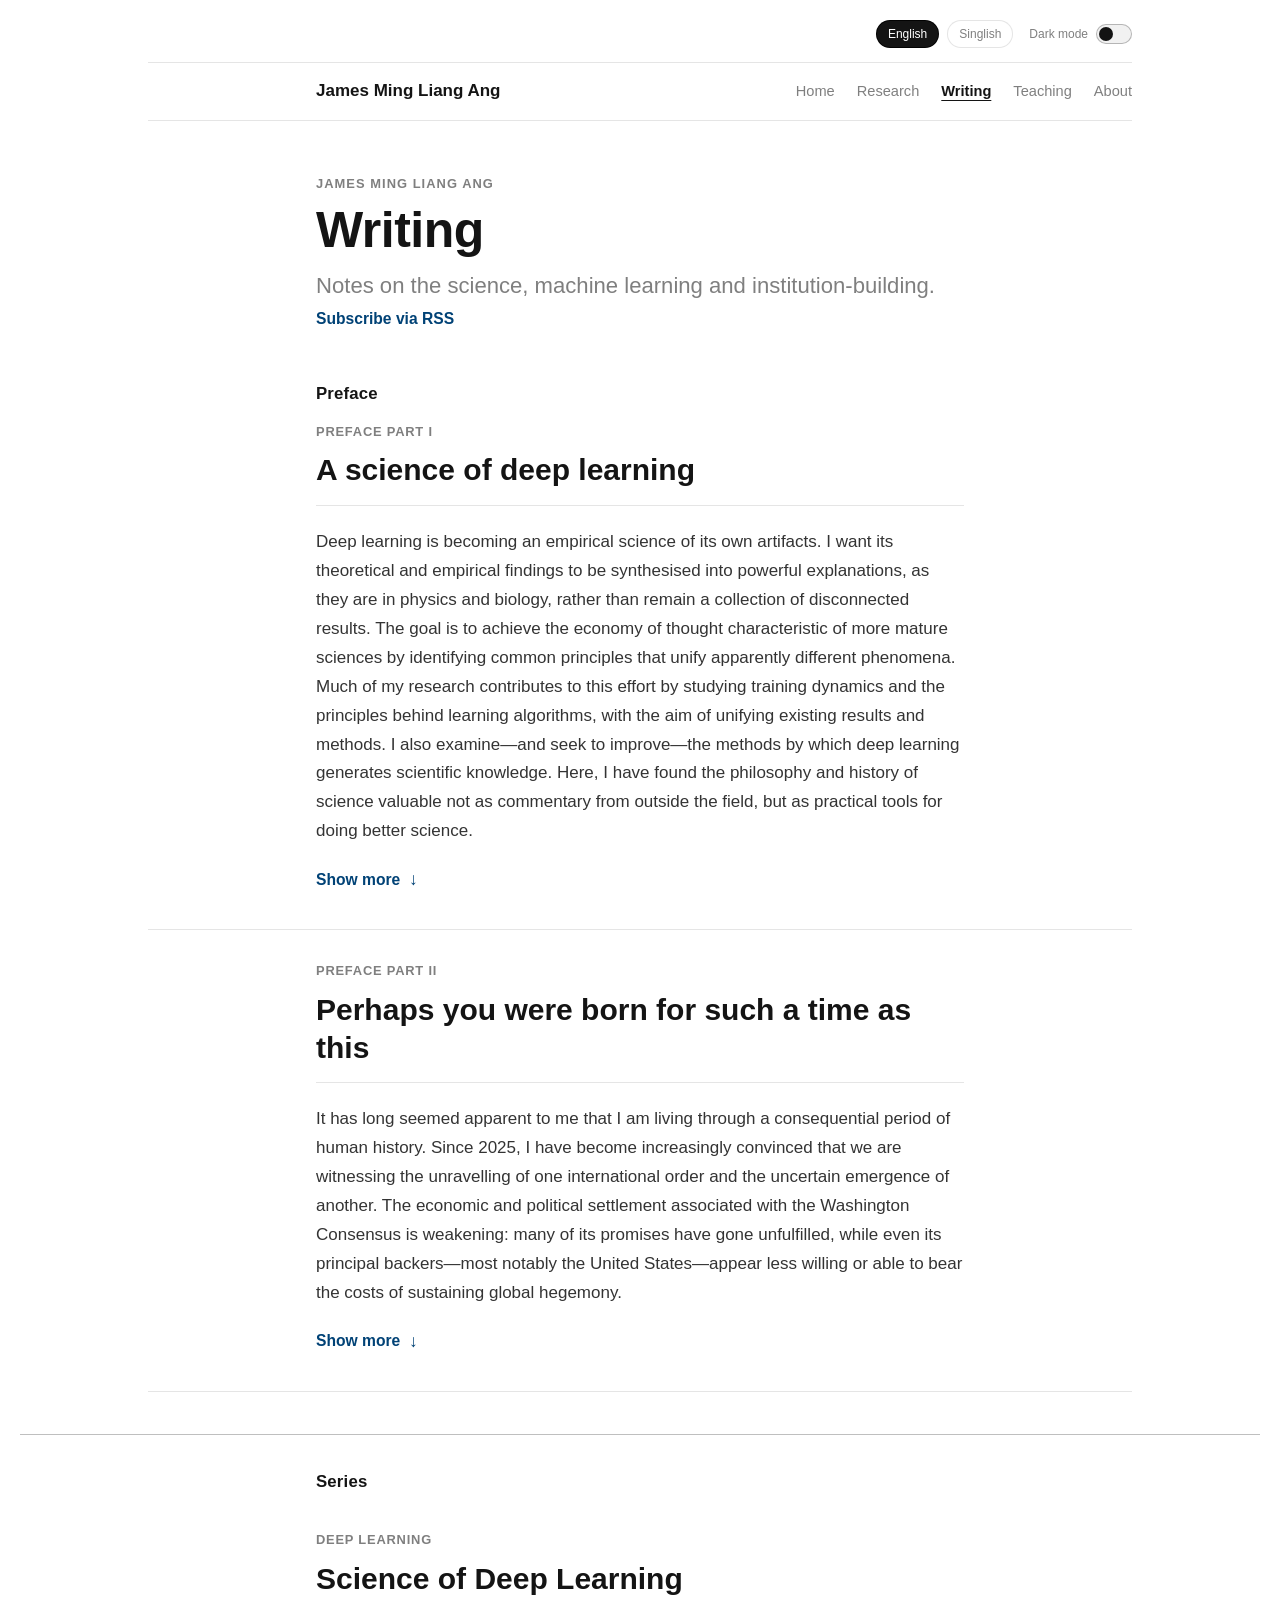
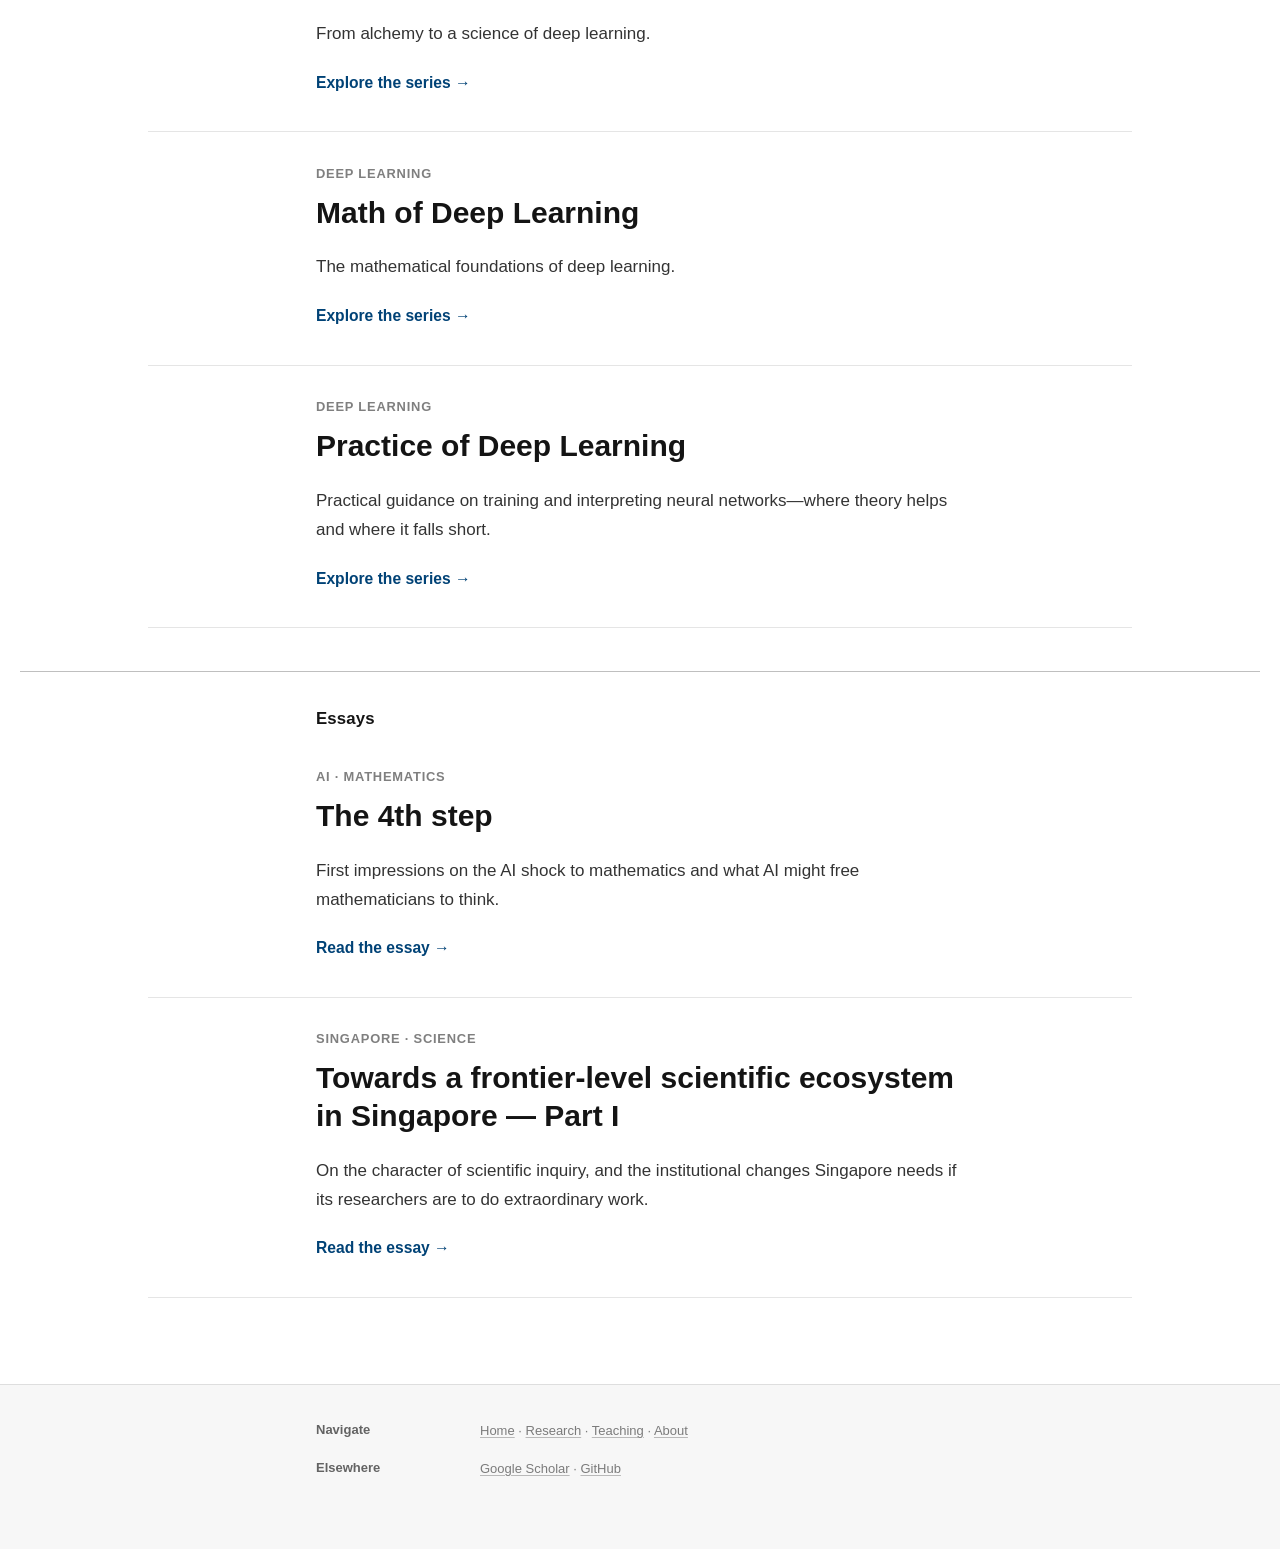
<file: writing.html>
<!doctype html>
<html lang="en">
<head>
<!-- Google tag (gtag.js) -->
<script async src="https://www.googletagmanager.com/gtag/js?id=G-65WXKTLNBW"></script>
<script>
  window.dataLayer = window.dataLayer || [];
  function gtag(){dataLayer.push(arguments);}
  gtag('js', new Date());

  gtag('config', 'G-65WXKTLNBW');
</script>
<meta charset="utf-8">
<meta name="viewport" content="width=device-width, initial-scale=1">
<meta name="description" content="Writing by James Ming Liang Ang on machine learning, science, history, and institutions.">
<title>Writing · James Ming Liang Ang</title>
<link rel="alternate" type="application/rss+xml" title="Blog RSS" href="blogs/rss.xml">
<link rel="icon" href="assets/favicon.svg" type="image/svg+xml">
<script>try { if (localStorage.getItem("theme") === "dark") document.documentElement.dataset.theme = "dark"; } catch {}</script>
<link rel="preconnect" href="https://fonts.googleapis.com">
<link rel="preconnect" href="https://fonts.gstatic.com" crossorigin>
<link rel="stylesheet" href="https://fonts.googleapis.com/css2?family=STIX+Two+Text:ital@0;1&display=swap">
<link rel="stylesheet" href="assets/site.css">
</head>
<body>
<div class="wrap">
  <div class="page">
    <div class="top-controls">
      <div class="language-switch" role="group" aria-label="Page language style">
        <button type="button" data-language="english" aria-pressed="true">English</button>
        <button type="button" data-language="singlish" aria-pressed="false">Singlish</button>
      </div>
      <label class="theme-switch"><span>Dark mode</span><input class="theme-toggle" type="checkbox" role="switch"><span class="theme-track" aria-hidden="true"><span class="theme-knob"></span></span></label>
    </div>
    <nav class="site-nav" aria-label="Primary navigation">
      <a class="home-link" href="index.html">James Ming Liang Ang</a>
      <ul>
        <li><a href="index.html">Home</a></li>
        <li><a href="research.html" data-english="Research" data-singlish="Die die must try">Research</a></li>
        <li><a href="writing.html" aria-current="page" data-english="Writing" data-singlish="Le kua simi?">Writing</a></li>
        <li><a href="teaching.html" data-english="Teaching" data-singlish="Cher">Teaching</a></li>
        <li><a href="about.html" data-english="About" data-singlish="For kaypoh people">About</a></li>
      </ul>
    </nav>
    <header class="subpage-title">
      <p class="eyebrow">James Ming Liang Ang</p>
      <h1 data-english="Writing" data-singlish="Le kua simi?">Writing</h1>
      <p class="description">Notes on the science, machine learning and institution-building.</p>
      <a class="more-link" href="blogs/rss.xml">Subscribe via RSS</a>
    </header>
  </div>

  <article class="writing-page">
    <section class="writing-section" aria-labelledby="preface-heading">
      <div class="row section-heading">
        <h2 id="preface-heading">Preface</h2>
      </div>

    <div class="row pinned-writing">
      <p class="essay-meta">Preface Part I</p>
      <h2 id="science-of-machine-learning">A science of deep learning</h2>
      <p>Deep learning is becoming an empirical science of its own artifacts. I want its theoretical and empirical findings to be synthesised into powerful explanations, as they are in physics and biology, rather than remain a collection of disconnected results. The goal is to achieve the economy of thought characteristic of more mature sciences by identifying common principles that unify apparently different phenomena. Much of my research contributes to this effort by studying training dynamics and the principles behind learning algorithms, with the aim of unifying existing results and methods. I also examine—and seek to improve—the methods by which deep learning generates scientific knowledge. Here, I have found the philosophy and history of science valuable not as commentary from outside the field, but as practical tools for doing better science.</p>

      <div class="writing-more" id="science-of-machine-learning-more" hidden>
      <p>Einstein captured the value of this perspective when he wrote:</p>
      <blockquote class="pull-quote"><p>“…independence created by philosophical insight is—in my opinion—the mark of distinction between a mere artisan or specialist and a real seeker after truth.”</p><cite>Albert Einstein, letter to Robert Thornton, 1944</cite></blockquote>

      <p>Philosophy’s most important contribution is conceptual clarification. This is not merely a matter of tidying up terminology. Clarifying a concept can improve the precision and usefulness of scientific language, but it can also open new directions for empirical research. The conceptual framework we adopt shapes the questions we ask, the variables we consider important, the experiments we design, and what we are prepared to accept as evidence.</p>

      <p>In particular, experiments rarely stand alone as decisive tests of isolated hypotheses. They are conceived and interpreted within a wider network of theoretical assumptions. In this sense, <a href="https://en.wikipedia.org/wiki/Theory-ladenness">observations are theory-laden</a>: what researchers notice, measure, and report is partly shaped by their prior concepts and commitments. Even empiricism presupposes some theoretical framework, because an observation can become evidence only when we have an account of what is being observed, why it matters, and what conclusions it can support. Philosophy helps us identify these background assumptions, making them available for scrutiny and, where possible, empirical testing.</p>

      <p>Deep learning remains a relatively young scientific field. The history of science therefore offers grounded case studies of how other fields matured: which practices allowed knowledge to accumulate, which conceptual confusions held progress back, and which methodological or institutional traps repeatedly appeared. Studying these cases can help us understand how deep learning might mature as a science and anticipate the obstacles it may encounter along the way. Philosophy can then sharpen the lessons we draw from history by clarifying the concepts and arguments on which those lessons depend.</p>

      <p>Taken together, this is the kind of science of deep learning I hope to help build: one that searches for unifying principles while remaining conscious of the conceptual and methodological assumptions on which its results depend. The goal is to achieve the economy of thought characteristic of more mature sciences and translate that understanding into solutions to practical problems, much as physics provides the foundations for mechanical and electrical engineering.</p>
      </div>
      <button class="show-more-button" type="button" aria-expanded="false" aria-controls="science-of-machine-learning-more"><span>Show more</span><span class="show-more-icon" aria-hidden="true">↓</span></button>
    </div>

    <div class="row pinned-writing">
      <p class="essay-meta">Preface Part II</p>
      <h2 id="such-a-time-as-this" data-english="Perhaps you were born for such a time as this" data-singlish="Liddat oso can!?">Perhaps you were born for such a time as this</h2>
      <p>It has long seemed apparent to me that I am living through a consequential period of human history. Since 2025, I have become increasingly convinced that we are witnessing the unravelling of one international order and the uncertain emergence of another. The economic and political settlement associated with the Washington Consensus is weakening: many of its promises have gone unfulfilled, while even its principal backers—most notably the United States—appear less willing or able to bear the costs of sustaining global hegemony.</p>
      <aside class="margin-quote" id="such-a-time-as-this-quote" aria-label="Quotation from Robert Penn Warren" hidden>
        <p>“You live through . . . that little piece of time that is yours, but that piece of time is not only your own life, it is the summing-up of all the other lives that are simultaneous with yours. It is, in other words, History, and what you are is an expression of History.”</p>
        <cite>Robert Penn Warren</cite>
      </aside>

      <div class="writing-more" id="such-a-time-as-this-more" hidden>
      <p>What does it mean to build durable institutions and govern them effectively in such an era? Since 2025, this has become one of my central concerns, particularly in relation to how a small state such as Singapore can navigate these unfamiliar waters. Through my past ventures and friendships, I have been fortunate to speak with people in and around Singapore’s government, as well as others across the world. These conversations have deepened my interest in institution-building, state capacity, and the relationship between economic policy and foreign affairs.</p>

      <p>I continue to study these questions and to participate, where I can, in the conversations shaping our understanding of them. Over time, I hope to make this work a central focus of my life. These are, after all, the times we have been given to live through. I often return to Mordecai’s words to Queen Esther: “Perhaps you were born for such a time as this.” (Esther 4:14).</p>
      </div>
      <button class="show-more-button" type="button" aria-expanded="false" aria-controls="such-a-time-as-this-more such-a-time-as-this-quote"><span>Show more</span><span class="show-more-icon" aria-hidden="true">↓</span></button>
    </div>

    </section>

    <section class="writing-section essays-section" aria-labelledby="primer-series-heading">
      <div class="row section-heading">
        <h2 id="primer-series-heading">Series</h2>
      </div>

      <div class="row writing-index-item">
        <p class="essay-meta" data-series="science" data-field="category">Deep Learning</p>
        <h2 id="science-series-heading"><a class="essay-link" data-local-index href="blogs/science-of-machine-learning-primer-series/" data-series="science" data-field="title">Science of Deep Learning</a></h2>
        <p data-series="science" data-field="tagline">From alchemy to a science of deep learning.</p>
        <a class="more-link" data-local-index href="blogs/science-of-machine-learning-primer-series/">Explore the series →</a>
      </div>

      <div class="row writing-index-item">
        <p class="essay-meta" data-series="math" data-field="category">Deep Learning</p>
        <h2 id="math-of-machine-learning"><a class="essay-link" data-local-index href="blogs/math-of-machine-learning-primer-series/" data-series="math" data-field="title">Math of Deep Learning</a></h2>
        <p data-series="math" data-field="tagline">The mathematical foundations of deep learning.</p>
        <a class="more-link" data-local-index href="blogs/math-of-machine-learning-primer-series/">Explore the series →</a>
      </div>

      <div class="row writing-index-item">
        <p class="essay-meta" data-series="practice" data-field="category">Deep Learning</p>
        <h2 id="practice-of-deep-learning"><a class="essay-link" data-local-index href="blogs/practice-of-deep-learning/" data-series="practice" data-field="title">Practice of Deep Learning</a></h2>
        <p data-series="practice" data-field="tagline">Practical guidance on training and interpreting neural networks—where theory helps and where it falls short.</p>
        <a class="more-link" data-local-index href="blogs/practice-of-deep-learning/">Explore the series →</a>
      </div>
    </section>

    <section class="writing-section essays-section" aria-labelledby="essays-heading">
      <div class="row section-heading">
        <h2 id="essays-heading">Essays</h2>
      </div>

      <div class="row writing-index-item">
        <p class="essay-meta">AI · Mathematics</p>
        <h2 id="the-fourth-step"><a class="essay-link" href="blogs/the-fourth-step/">The 4th step</a></h2>
        <p>First impressions on the AI shock to mathematics and what AI might free mathematicians to think.</p>
        <a class="more-link" href="blogs/the-fourth-step/">Read the essay →</a>
      </div>

      <div class="row writing-index-item">
        <p class="essay-meta">Singapore · Science</p>
        <h2 id="frontier-scientific-ecosystem"><a class="essay-link" href="blogs/frontier-scientific-ecosystem-singapore/">Towards a frontier-level scientific ecosystem in Singapore — Part I</a></h2>
        <p>On the character of scientific inquiry, and the institutional changes Singapore needs if its researchers are to do extraordinary work.</p>
        <a class="more-link" href="blogs/frontier-scientific-ecosystem-singapore/">Read the essay →</a>
      </div>
    </section>
  </article>
</div>

<footer class="appendix"><div class="wrap"><div class="row"><div><h3>Navigate</h3><p><a href="index.html">Home</a> · <a href="research.html">Research</a> · <a href="teaching.html">Teaching</a> · <a href="about.html">About</a></p><h3>Elsewhere</h3><p><a href="https://scholar.google.com/citations?user=hepV8W8AAAAJ&amp;hl=en">Google Scholar</a> · <a href="https://github.com/MLdoesML">GitHub</a></p></div></div></div></footer>
<script src="assets/site.js"></script>
</body>
</html>
</file>
<file: assets/site.css>
:root {
  --paper: #ffffff;
  --text: rgba(0, 0, 0, 0.8);
  --strong: rgba(0, 0, 0, 0.92);
  --quiet: rgba(0, 0, 0, 0.5);
  --muted: rgba(0, 0, 0, 0.6);
  --hair: rgba(0, 0, 0, 0.1);
  --hair-strong: rgba(0, 0, 0, 0.25);
  --appendix: #f7f7f7;
  --frame: #f1f1f1;
  --initials: rgba(0, 0, 0, 0.28);
  --highlight: #fff8e1;
  --link: #004276;
  --sans: -apple-system, BlinkMacSystemFont, "Segoe UI", Roboto, Oxygen, Ubuntu, Cantarell, "Fira Sans", "Droid Sans", "Helvetica Neue", Arial, sans-serif;
  --math: "STIX Two Text", "Latin Modern Roman", "Times New Roman", serif;
  color-scheme: light;
}

html[data-theme="dark"] {
  --paper: #121212;
  --text: rgba(255, 255, 255, 0.82);
  --strong: rgba(255, 255, 255, 0.94);
  --quiet: rgba(255, 255, 255, 0.58);
  --muted: rgba(255, 255, 255, 0.68);
  --hair: rgba(255, 255, 255, 0.13);
  --hair-strong: rgba(255, 255, 255, 0.32);
  --appendix: #1a1a1a;
  --frame: #242424;
  --initials: rgba(255, 255, 255, 0.3);
  --highlight: #3a321c;
  --link: #8bc7ff;
  color-scheme: dark;
}

* { box-sizing: border-box; }
html, body { background: var(--paper); margin: 0; }
body {
  color: var(--text);
  font-family: var(--sans);
  font-size: 16px;
  line-height: 1.7;
  -webkit-font-smoothing: antialiased;
}
@media (min-width: 1024px) { body { font-size: 17px; } }

.wrap { padding-inline: 20px; }
.page, .row { max-width: 648px; margin-inline: auto; }
@media (min-width: 1080px) {
  .page { max-width: 984px; }
  .row { max-width: 984px; display: grid; grid-template-columns: 648px 1fr; column-gap: 48px; padding-left: 168px; }
  .row > * { grid-column: 1; }
  .row > aside { grid-column: 2; grid-row: 1 / span 20; align-self: start; padding-top: 4px; }
  .row > aside.margin-note { grid-row: auto; height: 0; overflow: visible; }
  .title-block, .byline, .site-nav, .subpage-title { padding-left: 168px; }
}

a { color: var(--link); text-decoration: none; }
a:hover { text-decoration: underline; text-underline-offset: 2px; }
a:focus-visible { outline: 2px solid var(--link); outline-offset: 2px; }

.top-controls { display: flex; justify-content: flex-end; align-items: center; gap: 16px; padding-top: 20px; font-size: 12px; color: var(--quiet); }
.language-switch { display: flex; align-items: center; gap: 8px; }
.language-switch button { appearance: none; border: 1px solid var(--hair); border-radius: 999px; background: var(--paper); color: var(--quiet); font: inherit; line-height: 1; padding: 7px 11px; cursor: pointer; }
.language-switch button:hover { border-color: var(--hair-strong); color: var(--strong); }
.language-switch button[aria-pressed="true"] { background: var(--strong); border-color: var(--strong); color: var(--paper); }
.language-switch button:focus-visible { outline: 2px solid var(--link); outline-offset: 2px; }
.theme-switch { display: flex; align-items: center; gap: 8px; cursor: pointer; color: var(--quiet); }
.theme-switch:hover { color: var(--strong); }
.theme-switch input { position: absolute; width: 1px; height: 1px; opacity: 0; }
.theme-track { position: relative; width: 36px; height: 20px; flex: none; border: 1px solid var(--hair-strong); border-radius: 999px; background: var(--frame); transition: background-color 160ms ease, border-color 160ms ease; }
.theme-knob { position: absolute; top: 2px; left: 2px; width: 14px; height: 14px; border-radius: 50%; background: var(--strong); transition: transform 160ms ease, background-color 160ms ease; }
.theme-switch input:checked + .theme-track { border-color: var(--link); background: var(--link); }
.theme-switch input:checked + .theme-track .theme-knob { background: var(--paper); transform: translateX(16px); }
.theme-switch input:focus-visible + .theme-track { outline: 2px solid var(--link); outline-offset: 2px; }
@media (prefers-reduced-motion: reduce) { .theme-track, .theme-knob { transition: none; } }

.site-nav { display: flex; align-items: center; justify-content: space-between; gap: 24px; padding-block: 14px; margin-top: 14px; border-top: 1px solid var(--hair); border-bottom: 1px solid var(--hair); }
.site-nav .home-link { color: var(--strong); font-weight: 650; white-space: nowrap; }
.site-nav ul { display: flex; flex-wrap: wrap; gap: 8px 22px; list-style: none; padding: 0; margin: 0; font-size: 0.86em; }
.site-nav a { color: var(--quiet); }
.site-nav a[aria-current="page"] { color: var(--strong); font-weight: 650; text-decoration: underline; text-underline-offset: 4px; }

.title-block { padding-block: 54px 28px; display: grid; grid-template-columns: minmax(0, 1fr) auto; align-items: end; gap: 24px 40px; }
.title-text { min-width: 0; }
.portrait { margin: 0; width: 152px; }
.portrait .frame { width: 152px; aspect-ratio: 1; max-width: 100%; background: var(--frame); border: 1px solid var(--hair); display: grid; place-items: center; overflow: hidden; }
.portrait .frame > * { grid-area: 1 / 1; }
.portrait img { width: 100%; height: 100%; object-fit: cover; display: block; position: relative; z-index: 1; }
.portrait .initials { font-family: var(--math); font-size: 34px; color: var(--initials); letter-spacing: .04em; }
.portrait figcaption { font-size: 12px; line-height: 1.5; color: var(--quiet); margin-top: 6px; }
h1 { font-size: 50px; font-weight: 700; line-height: 1.1; color: var(--strong); margin: 0 0 16px; letter-spacing: -0.01em; text-wrap: balance; }
.description { font-size: 1.3em; line-height: 1.45; color: var(--quiet); margin: 0; max-width: 34em; text-wrap: pretty; }
.subpage-title { padding-block: 52px 18px; }
.subpage-title h1 { margin-bottom: 12px; }
.essay-title { padding-block: 52px 24px; }
.essay-title h1 { max-width: 13em; font-size: 44px; }
.essay-title .description { max-width: 31em; }
.learning-dynamics-title {
  background: linear-gradient(rgba(0, 0, 0, 0.65), rgba(0, 0, 0, 0.65)), url("../blogs/learning-dynamics/images/learning-dynamics.png") center 45% / cover;
  padding: clamp(32px, 6vw, 64px);
  margin-block: 32px 24px;
}
.learning-dynamics-title h1 { color: #fff; }
.learning-dynamics-title .eyebrow { color: rgba(255, 255, 255, 0.85); }
.learning-dynamics-title .eyebrow a { color: #fff; }
.learning-dynamics-title .learning-dynamics-tagline { color: rgba(255, 255, 255, 0.9); margin-bottom: 0; }
.science-of-machine-learning-title {
  background-image: linear-gradient(rgba(0, 0, 0, 0.65), rgba(0, 0, 0, 0.65)), url("../blogs/science-of-machine-learning-primer-series/images/laboratory.png");
  background-position: center 55%;
}
.math-of-machine-learning-title {
  background-image: linear-gradient(rgba(0, 0, 0, 0.65), rgba(0, 0, 0, 0.65)), url("../blogs/math-of-machine-learning-primer-series/images/einstein-blackboard.png");
  background-position: center 30%;
}
.notebook-tabs { display: flex; gap: 28px; border-bottom: 1px solid var(--hair); margin-bottom: 8px; }
.notebook-tab { appearance: none; font: inherit; font-size: 0.9rem; font-weight: 500; line-height: 1.5; color: var(--quiet); background: transparent; border: 0; border-radius: 0; padding: 12px 0; cursor: pointer; position: relative; }
.notebook-tab:hover { color: var(--strong); }
.notebook-tab[aria-selected="true"] { color: var(--strong); }
.notebook-tab[aria-selected="true"]::after { content: ""; position: absolute; height: 2px; background: var(--strong); bottom: -1px; left: 0; right: 0; }
.notebook-tab:focus-visible { outline: 2px solid var(--link); outline-offset: 3px; }
[role="tabpanel"][hidden] { display: none; }
.tutorial-placeholder { color: var(--muted); padding-block: 20px 48px; }
.tutorial-content { padding-top: 24px; }
.tutorial-content > section { min-width: 0; }
.tutorial-content code { font-size: 0.85em; overflow-wrap: anywhere; }
.algorithm-pseudocode { --algorithm-weights: #266f83; --algorithm-gradient: #a94750; --algorithm-rate: #90651b; margin: 1.75rem 0; padding: 24px 28px 18px; border-block: 1px solid var(--hair-strong); background: var(--paper); color: var(--strong); }
.algorithm-label { display: block; color: var(--quiet); font-size: 0.68rem; font-weight: 600; letter-spacing: 0.09em; text-transform: uppercase; }
.algorithm-pseudocode h3 { margin: 0.35rem 0 1.25rem; font-size: 1.1rem; }
.algorithm-math { overflow-x: auto; font-size: 0.9em; }
.algorithm-math mjx-container[display="true"] { text-align: left !important; margin: 0.5rem 0 1.25rem; }
.algorithm-weights { color: var(--algorithm-weights); }
.algorithm-comment { width: 100%; box-sizing: border-box; margin: 0 0 1.25rem; color: var(--muted); font-size: 0.95em; line-height: 1.65; }
.dynamics-analogy { --analogy-state: #266f83; --analogy-landscape: #a94750; --analogy-time: #90651b; margin: 1.75rem 0; }
.dynamics-equations { display: grid; grid-template-columns: repeat(2, minmax(0, 1fr)); gap: 24px; padding-block: 12px 20px; }
.dynamics-equation-label { margin: 0 0 1rem; text-align: center; color: var(--strong); font-size: 0.85em; font-weight: 600; }
.dynamics-equation-label span { display: block; color: var(--quiet); font-weight: 400; font-size: 0.9em; }
.dynamics-equations mjx-container[display="true"] { margin: 0.75rem 0; overflow-x: auto; overflow-y: hidden; }
.analogy-state { color: var(--analogy-state); }
.analogy-landscape { color: var(--analogy-landscape); }
.analogy-time { color: var(--analogy-time); }
.dynamics-color-key { display: flex; flex-wrap: wrap; justify-content: center; gap: 0.5rem 1.25rem; font-size: 0.78em; line-height: 1.6; }
.dynamics-derivation, .tutorial-solution { margin: 1.75rem 0; padding-top: 1.25rem; border: 0; border-top: 1px solid var(--hair); border-radius: 0; font-size: 0.92em; }
.dynamics-derivation > summary, .tutorial-solution > summary { padding: 0; cursor: pointer; color: var(--strong); font-size: inherit; font-weight: 600; background: transparent; }
.dynamics-derivation > summary:focus-visible, .tutorial-solution > summary:focus-visible { outline: 2px solid var(--link); outline-offset: 4px; }
.dynamics-derivation-body { padding-top: 1.25rem; }
.narrative-calculation { margin-block: 1rem; padding-top: 0.9rem; }
.narrative-calculation + .narrative-calculation { margin-top: 0.75rem; }
.dynamics-derivation .tutorial-equation { font-size: 1em; }
.linear-network { --network-a: #266f83; --network-b: #a94750; display: grid; grid-template-columns: minmax(0, 1.8fr) minmax(0, 1fr); align-items: center; gap: 4px 20px; margin: 1.75rem 0; }
.linear-network-diagram { display: block; width: 100%; height: auto; }
.network-edge { fill: none; stroke-width: 2.5; }
.network-edge-a { stroke: var(--network-a); }
.network-edge-b { stroke: var(--network-b); }
.network-fill-a { fill: var(--network-a); }
.network-fill-b { fill: var(--network-b); }
.network-a { color: var(--network-a); }
.network-b { color: var(--network-b); }
.network-node { fill: var(--paper); stroke: var(--hair-strong); stroke-width: 1.5; }
.network-value, .network-weight { font-family: var(--math); font-style: italic; font-size: 24px; text-anchor: middle; }
.network-value { fill: var(--strong); }
.network-node-label { fill: var(--muted); font-family: var(--sans); font-size: 14px; text-anchor: middle; }
.linear-network-equation { font-size: 1.1em; overflow-x: auto; }
.linear-network figcaption { grid-column: 1 / -1; color: var(--muted); font-size: 0.8em; text-align: center; }
html[data-theme="dark"] .linear-network { --network-a: #80c5d2; --network-b: #e9a0a7; }
@media (max-width: 500px) { .linear-network { grid-template-columns: 1fr; gap: 0; } .linear-network-equation mjx-container[display="true"] { margin: 0.5rem 0 1rem; } }
html[data-theme="dark"] .dynamics-analogy { --analogy-state: #80c5d2; --analogy-landscape: #e9a0a7; --analogy-time: #d9bd78; }
@media (max-width: 500px) { .dynamics-equations { gap: 12px; font-size: 0.8em; } }
.algorithm-gradient { color: var(--algorithm-gradient); }
.algorithm-rate { color: var(--algorithm-rate); }
.algorithm-legend { display: flex; flex-wrap: wrap; gap: 0.5rem 1.5rem; margin: 0; padding-top: 12px; border-top: 1px solid var(--hair); font-size: 0.76rem; }
html[data-theme="dark"] .algorithm-pseudocode { --algorithm-weights: #80c5d2; --algorithm-gradient: #e9a0a7; --algorithm-rate: #d9bd78; }
@media (max-width: 600px) { .algorithm-pseudocode { padding: 20px 12px 16px; } .algorithm-math { font-size: 0.78em; } }
.cite-this-primer { border-top: 1px solid var(--hair); margin-top: 32px; padding-top: 20px; padding-bottom: 56px; }
.cite-this-primer h2 { margin: 0 0 12px; padding-bottom: 12px; }
.citation-header { display: flex; justify-content: space-between; align-items: center; padding: 8px 14px; border: 1px solid var(--hair); border-bottom: 0; border-radius: 4px 4px 0 0; background: var(--appendix); color: var(--muted); font-size: 0.82em; }
.citation-header button { appearance: none; border: 0; background: transparent; color: var(--link); font: inherit; font-weight: 600; cursor: pointer; }
.citation-header button:focus-visible { outline: 2px solid var(--link); outline-offset: 2px; }
#primer-bibtex { margin: 0; padding: 16px; border: 1px solid var(--hair); border-radius: 0 0 4px 4px; overflow-x: auto; background: var(--frame); color: var(--strong); font-size: 0.78em; line-height: 1.6; }
.tutorial-equation { font-family: var(--math); font-size: 1.15em; padding: 12px 0; margin-bottom: 1em; overflow-x: auto; }
.tutorial-note { margin: 1.5em 0; padding: 4px 0 4px 20px; border-left: 2px solid var(--hair-strong); color: var(--muted); }
.tutorial-release-notice { margin: 1.25rem 0 1.5rem; padding: 16px 20px; border-left: 3px solid #b43e46; background: #fff2f2; color: #982d35; }
.row > .tutorial-release-notice { grid-column: 1; grid-row: auto; width: auto; min-width: 0; box-sizing: border-box; }
.tutorial-release-notice p { margin: 0; font-size: 0.92em; line-height: 1.65; }
html[data-theme="dark"] .tutorial-release-notice { border-color: #e79b9f; background: #301c20; color: #f0b1b6; }
.tutorial-note p { margin: 0; }
.learning-definition { --definition-parameters: #266f83; --definition-predictions: #a94750; margin: 1.75rem 0 2rem; padding: 24px 0; border-block: 1px solid var(--hair); }
.definition-mapping { display: grid; grid-template-columns: minmax(0, 1fr) auto minmax(0, 1fr); align-items: center; gap: 16px; text-align: center; }
.definition-symbol { font-size: 2rem; line-height: 1.4; }
.definition-question { display: inline-block; margin-left: 0.2em; font-family: var(--math); font-size: 1.4em; vertical-align: -0.04em; }
.learning-definition .definition-mapping p { margin: 0.4rem 0 0; font-size: 0.8em; font-weight: 500; }
.definition-parameters { color: var(--definition-parameters); }
.definition-predictions { color: var(--definition-predictions); }
.definition-arrow { color: var(--quiet); font-family: var(--math); font-size: 2rem; padding-bottom: 1.4rem; }
.learning-definition figcaption { max-width: 32em; margin: 1.25rem auto 0; color: var(--muted); font-size: 0.9em; line-height: 1.6; text-align: center; }
html[data-theme="dark"] .learning-definition { --definition-parameters: #80c5d2; --definition-predictions: #e9a0a7; }
@media (max-width: 500px) { .definition-mapping { gap: 8px; } .definition-symbol { font-size: 1.6rem; } .learning-definition .definition-mapping p { font-size: 0.72em; } }
.learning-outcomes-figure { max-width: 648px; margin: 2rem auto; }
.learning-outcomes-figure img { display: block; width: 100%; height: auto; }
.learning-outcomes-figure figcaption { color: var(--quiet); font-size: 0.8em; line-height: 1.45; margin-top: 0.5rem; }
.jigsaw-source { color: var(--quiet); font-size: 0.8em; line-height: 1.45; margin-top: 0.5rem; }
.solution-label { margin-left: 6px; font-weight: 400; color: var(--quiet); }
.solution-body { padding: 1.25rem 0 0; min-width: 0; }
.solution-body .margin-annotated > .margin-note { position: static; width: auto; border-left: 2px solid var(--hair); padding-left: 14px; margin-block: 16px; }
@media (min-width: 1080px) {
  .solution-body .sequence-convergence-note > .margin-note,
  .solution-body .partial-differentiation-note > .partial-differentiation-aside { position: absolute; left: calc(100% + 48px); top: 0; width: 120px; border: 0; padding: 0; margin: 0; }
}
.solution-body ul { padding-left: 22px; }
.solution-body li { margin-bottom: 10px; }
.solution-body .tutorial-equation { font-size: 1em; }
.solution-table { overflow-x: auto; margin-bottom: 20px; }
.solution-table table { border-collapse: collapse; width: 100%; font-size: 0.85em; }
.solution-table th, .solution-table td { padding: 8px 12px; border-bottom: 1px solid var(--hair); text-align: left; vertical-align: top; }
.solution-controls { margin: 24px 0 12px; }
.solution-controls button { appearance: none; padding: 0; border: 0; background: transparent; color: var(--link); font: inherit; font-size: 0.85em; cursor: pointer; text-decoration: underline; text-underline-offset: 3px; }
.eyebrow { margin: 0 0 8px; color: var(--quiet); font-size: 0.76em; font-weight: 650; letter-spacing: 0.08em; text-transform: uppercase; }

.byline { border-top: 1px solid var(--hair); border-bottom: 1px solid var(--hair); padding-block: 18px; }
.byline-grid { display: grid; grid-template-columns: repeat(4, minmax(0, auto)); justify-content: start; gap: 12px 48px; font-size: 0.8rem; line-height: 1.6; }
.byline h3 { font-size: 0.6rem; font-weight: 400; color: var(--quiet); text-transform: uppercase; letter-spacing: 0.06em; margin: 0 0 6px; }
.byline p { margin: 0; color: var(--strong); }

article { padding-block: 32px 24px; }
.prerequisites-note { margin: 0.5rem 0 1.5rem; color: var(--muted); font-size: 0.88em; line-height: 1.6; }
.primer-series-article { padding-top: 24px; }
.primer-series-article > section:first-child > h2 { margin-top: 0; }
p { margin: 0 0 1em; }
h2 { font-size: 24px; font-weight: 600; line-height: 1.25; color: var(--strong); margin: 2.4rem 0 1.4rem; padding-bottom: 1rem; border-bottom: 1px solid var(--hair); }
@media (min-width: 1024px) { h2 { font-size: 30px; } }
h3 { font-size: 18px; font-weight: 700; line-height: 1.4; color: var(--strong); margin: 2em 0 0.6em; }
@media (min-width: 1024px) { h3 { font-size: 20px; } }
.sec + .row > h3 { margin-top: 0.2em; }
.lead { font-size: 1.06em; }
.pull-quote { margin: 1.5em 0 1.7em; padding-left: 18px; border-left: 2px solid var(--hair-strong); color: var(--muted); }
.pull-quote p { margin-bottom: 0.55em; font-family: var(--math); font-size: 1.05em; font-style: italic; }
.pull-quote cite { display: block; color: var(--quiet); font-size: 0.82em; font-style: normal; }
.more-link { display: inline-block; margin-top: 0.25em; font-size: 0.92em; font-weight: 650; }
.primer-list-button { display: inline-block; margin-top: 1rem; padding: 0.65em 1em; border: 1px solid var(--hair-strong); border-radius: 6px; background: var(--paper); color: var(--link); font-size: 0.92em; font-weight: 650; text-decoration: none; }
.primer-list-button:hover { border-color: var(--link); text-decoration: underline; text-underline-offset: 3px; }
.primer-list-button:focus-visible { outline: 2px solid var(--link); outline-offset: 3px; }
.essay-meta { margin: 0 0 0.55rem; color: var(--quiet); font-size: 0.76em; font-weight: 650; letter-spacing: 0.06em; text-transform: uppercase; }
.essay-link { color: inherit; }
.essay-link:hover { color: var(--link); }
.writing-index-item { padding-bottom: 2.2rem; border-bottom: 1px solid var(--hair); }
.writing-index-item h2 { margin-top: 0; border-bottom: 0; padding-bottom: 0; }
.primer-list { margin-top: 2rem; padding-top: 2rem; border-top: 1px solid var(--hair-strong); }
.primer-list-heading h2 { margin: 0; padding-bottom: 1rem; border-bottom: 1px solid var(--hair); }
.primer-list .writing-index-item { padding-top: 1.5rem; }
.primer-list .writing-index-item h3 { margin-top: 0; }
.writing-page { padding-top: 18px; }
.writing-section { padding-block: 14px 22px; }
.section-heading { padding-bottom: 0.35rem; }
.section-heading .essay-meta { margin-bottom: 0.25rem; }
.section-heading h2 { margin: 0; border-bottom: 0; padding-bottom: 0; font-size: 1.05rem; letter-spacing: 0.01em; }
.pinned-writing { padding-top: 0.65rem; padding-bottom: 2.4rem; border-bottom: 1px solid var(--hair); }
.pinned-writing h2 { margin-top: 0; }
.pinned-writing + .pinned-writing { padding-top: 1.9rem; }
.writing-more[hidden] { display: none; }
.show-more-button { display: inline-flex; align-items: center; gap: 0.55rem; appearance: none; margin-top: 0.35rem; padding: 0; border: 0; background: transparent; color: var(--link); font: inherit; font-size: 0.92em; font-weight: 650; line-height: 1.4; cursor: pointer; }
.show-more-button:hover { text-decoration: underline; text-underline-offset: 2px; }
.show-more-button:focus-visible { outline: 2px solid var(--link); outline-offset: 2px; }
.show-more-icon { font-size: 1.1em; line-height: 1; }
.essays-section { margin-top: 1.3rem; padding-top: 2.3rem; border-top: 1px solid var(--hair-strong); }
.essays-section .writing-index-item { padding-top: 1.9rem; }
.margin-quote p { margin-bottom: 0.65em; font-family: var(--math); font-size: 1.02em; font-style: italic; }
.margin-quote cite { display: block; color: var(--quiet); font-size: 0.88em; font-style: normal; }
.article-meta { display: flex; flex-wrap: wrap; gap: 0.25rem 1.5rem; margin: 0; color: var(--quiet); font-size: 0.82rem; }
.article-meta span + span::before { content: "·"; margin-right: 1.5rem; }
.article-body > p:first-child::first-letter { float: left; margin: 0.12em 0.09em 0 0; color: var(--strong); font-family: var(--math); font-size: 4.1em; line-height: 0.72; }
.essay-list { margin: 0.25em 0 1.5em; padding-left: 1.5em; }
.essay-list li { margin-bottom: 0.28em; padding-left: 0.25em; }

aside { font-size: 12.5px; line-height: 1.5; color: var(--muted); margin: 0 0 1.2em; }
@media (min-width: 1024px) { aside { font-size: 13px; } }
aside b { color: var(--strong); font-weight: 600; }
.margin-note .note-quote { margin: 0.7em 0 0.45em; font-family: var(--math); font-style: italic; }
.margin-note cite { display: block; color: var(--quiet); font-style: normal; }
@media (min-width: 1080px) {
  .margin-annotated { position: relative; }
  .margin-annotated > .margin-note { position: absolute; left: calc(100% + 48px); top: 0; width: 120px; }
  .symmetry-with-notes { display: grid; grid-template-columns: minmax(0, 1fr) 120px; column-gap: 48px; width: calc(100% + 168px); align-items: start; }
  .symmetry-content { min-width: 0; }
  .symmetry-margin-notes { padding-top: 1.5em; }
  .symmetry-margin-notes > .margin-note { position: static; margin-bottom: 24px; }
  .phase-portrait-annotated > .margin-note { top: 50%; transform: translateY(-50%); margin: 0; }
  .phase-portrait-annotated > .margin-note p { margin: 0; }
}
@media (min-width: 1080px) {
  .pinned-writing > .margin-quote { grid-row: 2 / span 20; padding-top: 0.15rem; }
}
@media (max-width: 1079px) { aside { border-left: 2px solid var(--hair); padding-left: 14px; } }

.cite { font-size: 0.8em; vertical-align: 0.12em; white-space: nowrap; }
.m, .eq { font-family: var(--math); }
.m { font-style: italic; font-size: 1.08em; }
.eq { display: flex; align-items: baseline; justify-content: center; gap: 24px; margin: 1.4em 0 1.6em; font-size: 1.12em; overflow-x: auto; color: var(--strong); }
.eq .body { white-space: nowrap; margin-left: auto; }
.eq .no { margin-left: auto; font-style: normal; font-family: var(--math); color: var(--text); }
.eq i { font-style: italic; }
.eq sub, .eq sup, .m sub, .m sup { font-size: 0.72em; line-height: 0; }

ol.refs { list-style: none; margin: 0; padding: 0; counter-reset: ref; }
ol.refs li { position: relative; padding-left: 2.6em; margin-bottom: 1.4em; counter-increment: ref; }
ol.refs li::before { content: "[" counter(ref) "]"; position: absolute; left: 0; color: var(--quiet); font-variant-numeric: tabular-nums; }
ol.refs .t { font-weight: 600; color: var(--strong); }
ol.refs .t a { color: var(--strong); }
ol.refs .t a:hover { color: var(--link); }
ol.refs .a { display: block; }
ol.refs .v { display: block; color: var(--quiet); font-size: 0.92em; }
ol.refs .v a { color: var(--quiet); text-decoration: underline; text-decoration-color: var(--hair); text-underline-offset: 2px; }
ol.refs li:target { background: var(--highlight); }

ul.teach { list-style: none; margin: 0; padding: 0; }
ul.teach li { display: grid; grid-template-columns: 9em minmax(0, 1fr); gap: 2px 20px; margin-bottom: 1em; }
ul.teach .when { color: var(--quiet); font-variant-numeric: tabular-nums; }
ul.teach .role { display: block; color: var(--quiet); font-size: 0.92em; }

.appendix { background: var(--appendix); border-top: 1px solid var(--hair); color: var(--quiet); font-size: 13px; line-height: 1.6; padding-block: 36px 56px; margin-top: 40px; }
.appendix .row > div { display: grid; grid-template-columns: 140px minmax(0, 1fr); gap: 4px 24px; }
.appendix h3 { font-size: 13px; font-weight: 600; color: var(--muted); margin: 0; }
.appendix p { margin: 0 0 1em; }
.appendix a { color: var(--quiet); text-decoration: underline; text-decoration-color: var(--hair-strong); text-underline-offset: 2px; }

@media (max-width: 640px) {
  h1 { font-size: 36px; }
  .description { font-size: 1.15em; }
  .top-controls { justify-content: flex-start; flex-wrap: wrap; gap: 10px 14px; }
  .site-nav { align-items: flex-start; flex-direction: column; gap: 8px; }
  .site-nav ul { gap: 6px 16px; }
  .title-block { padding-block: 40px 22px; grid-template-columns: minmax(0, 1fr); }
  .subpage-title { padding-block: 38px 12px; }
  .essay-title { padding-block: 38px 16px; }
  .essay-title h1 { font-size: 34px; }
  .portrait { order: -1; width: 112px; }
  .portrait .frame { width: 112px; }
  .byline-grid { grid-template-columns: repeat(2, minmax(0, 1fr)); gap: 14px 24px; }
  .appendix .row > div { grid-template-columns: minmax(0, 1fr); }
  .eq { justify-content: flex-start; }
  .eq .body { margin-left: 0; }
  ul.teach li { grid-template-columns: minmax(0, 1fr); }
  .writing-page { padding-top: 12px; }
  .essays-section { margin-top: 0.6rem; }
}

@media (max-width: 460px) {
  .article-meta { display: grid; gap: 0.1rem; }
  .article-meta span + span::before { content: none; }
}

.terminal-cursor { display: inline-block; width: 0.55em; height: 1em; margin-left: 0.2em; vertical-align: -0.12em; background: currentColor; animation: terminal-cursor-blink 1.1s step-end infinite; }
@keyframes terminal-cursor-blink { 50% { opacity: 0; } }
@media (prefers-reduced-motion: reduce) { .terminal-cursor { animation: none; } }
</file>
